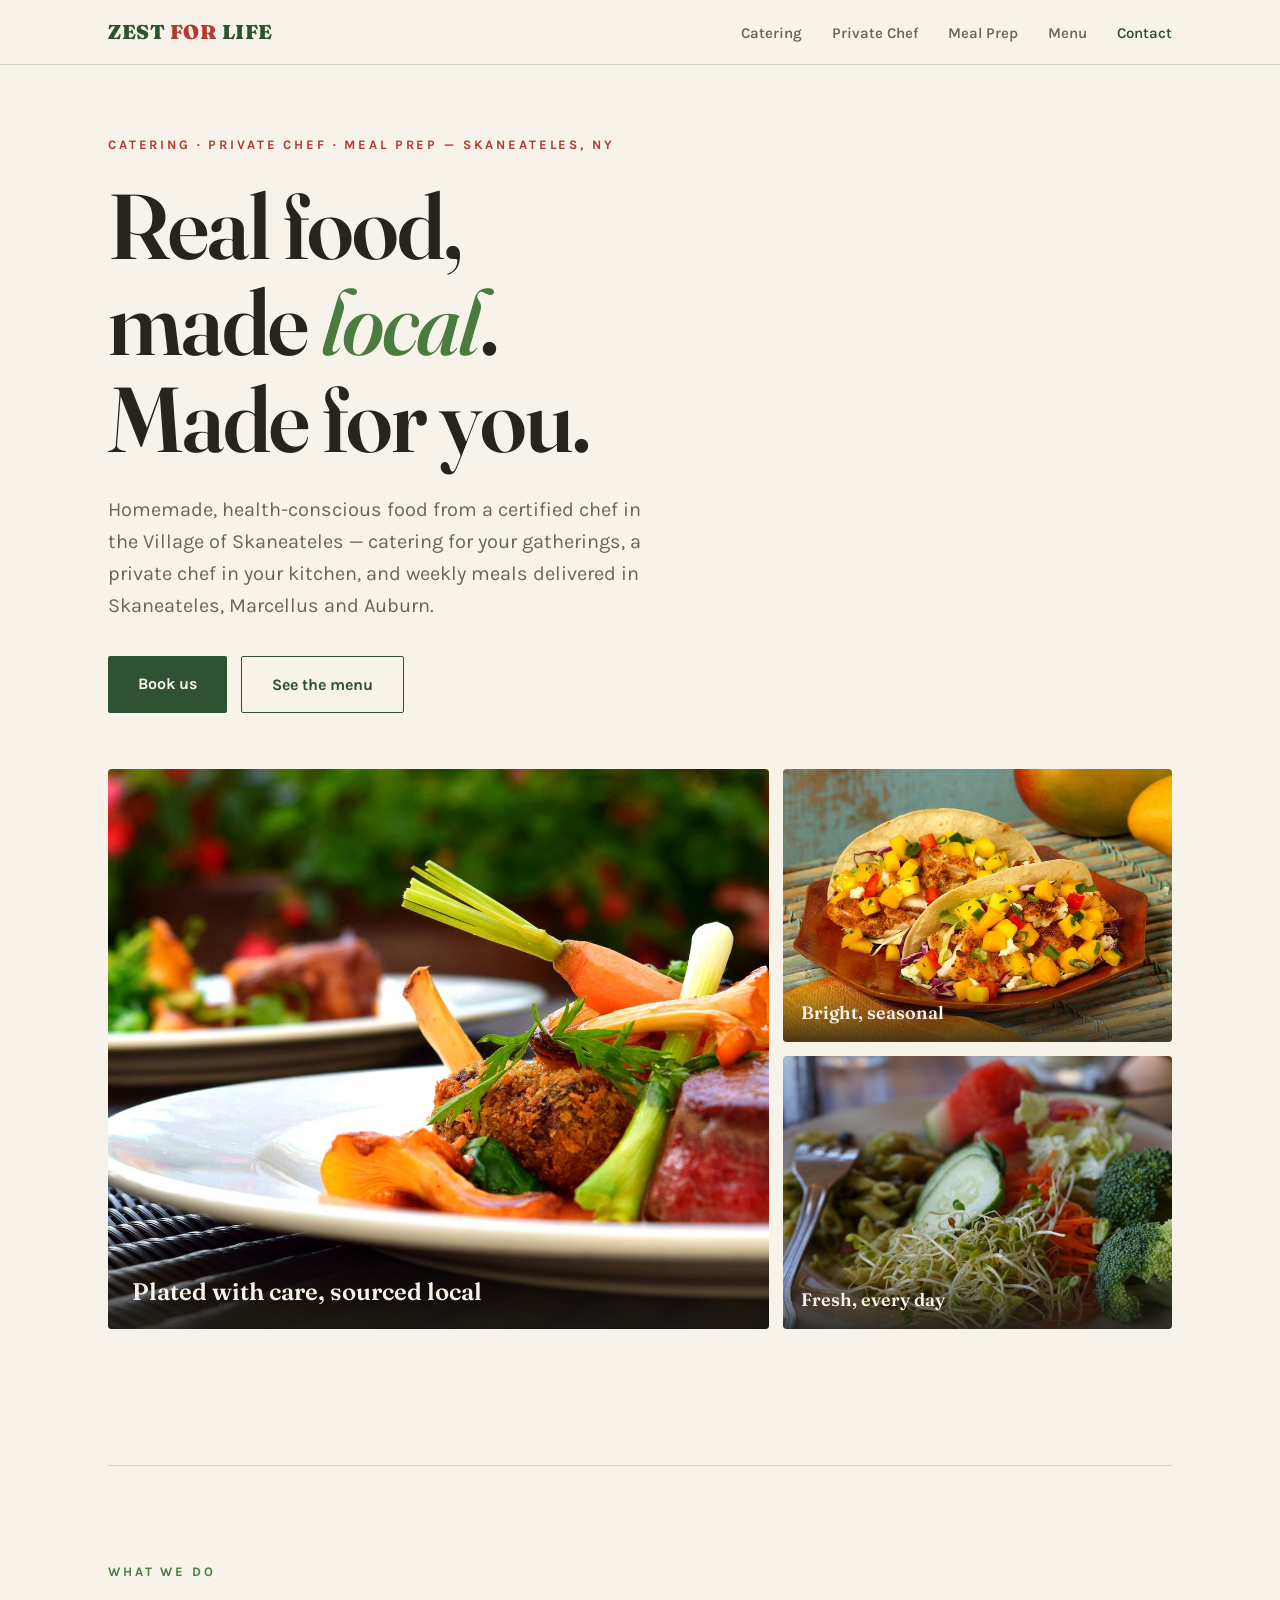
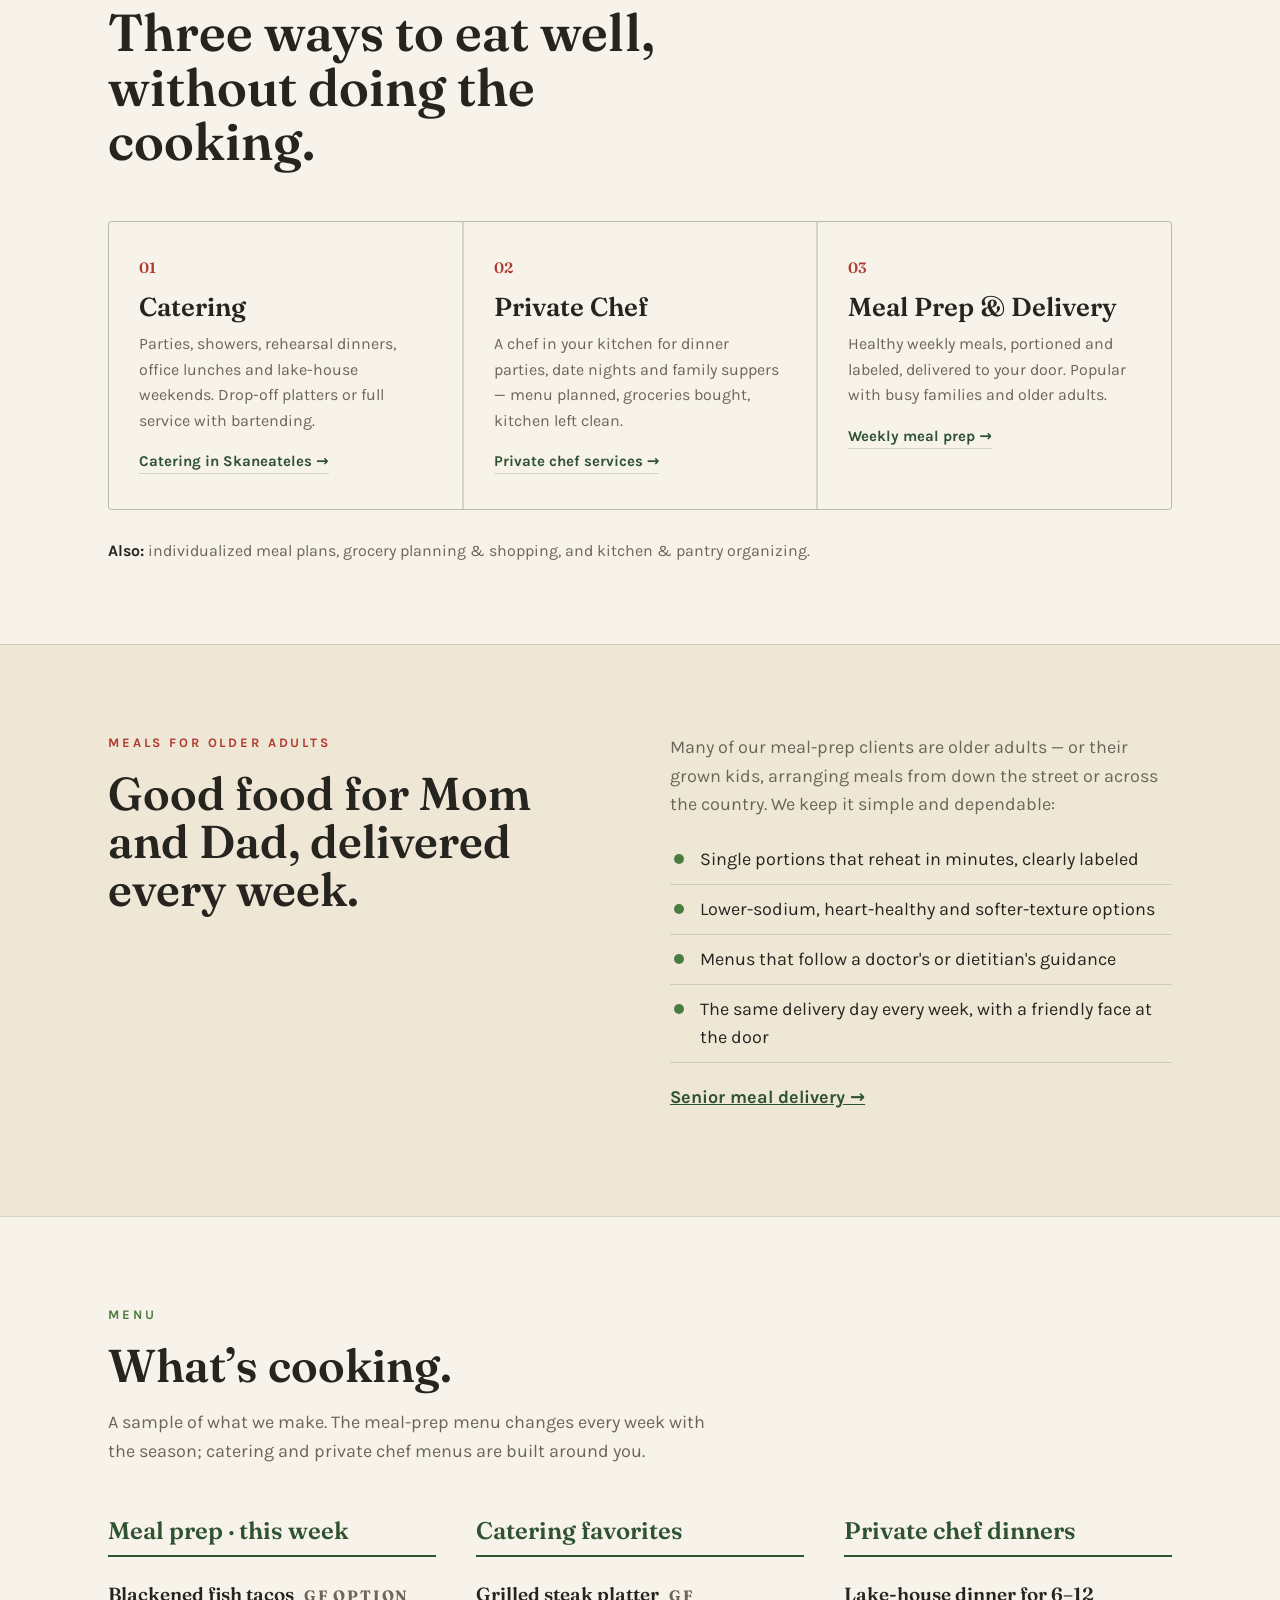
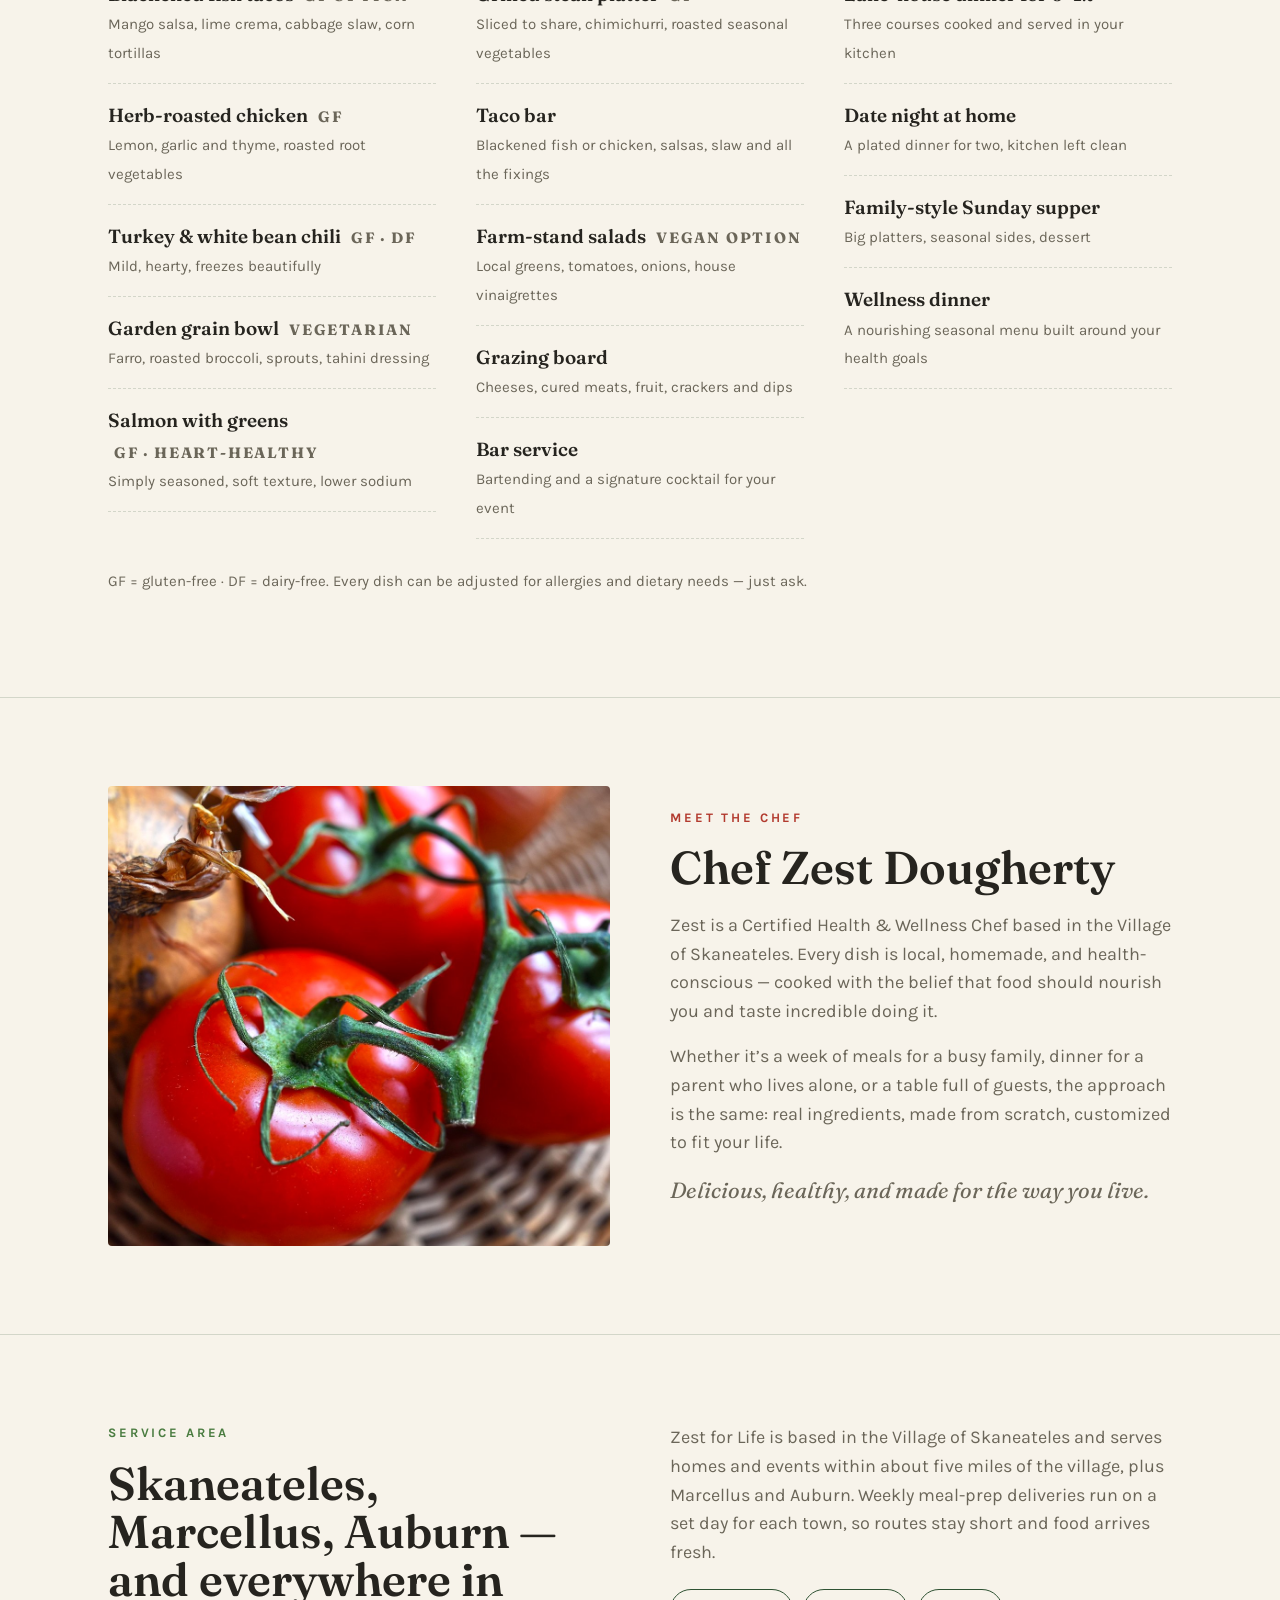
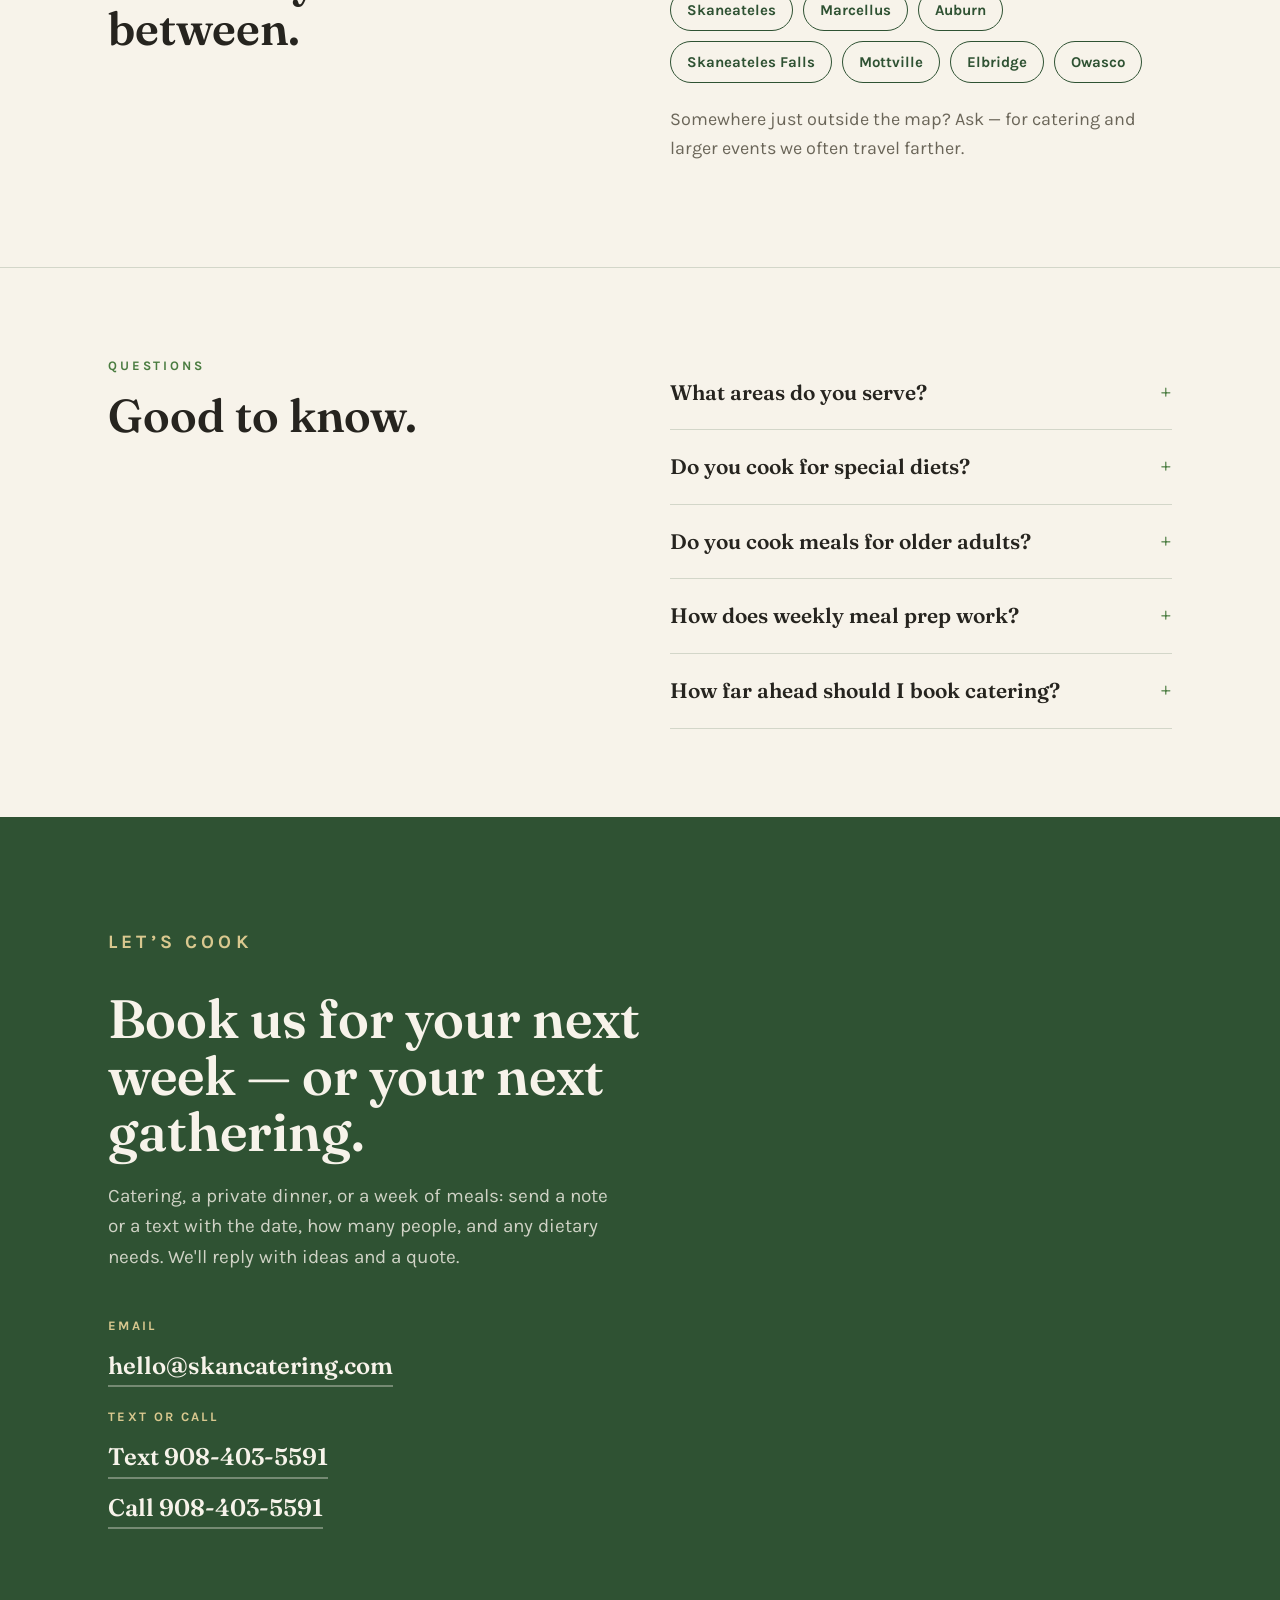
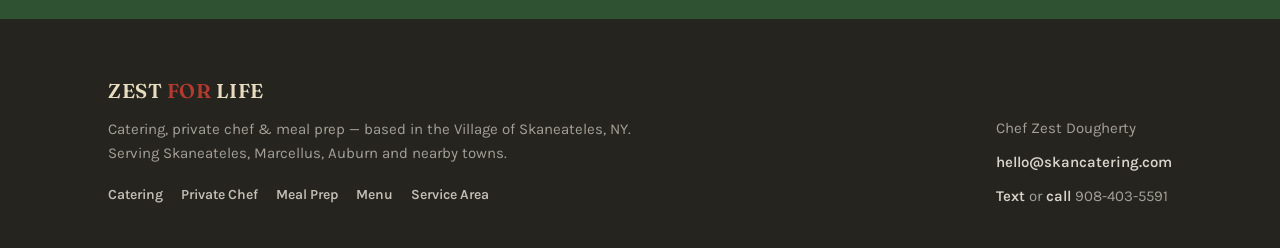
<file: index.html>
<!DOCTYPE html>
<html lang="en">
<head>
<meta charset="UTF-8">
<meta name="viewport" content="width=device-width, initial-scale=1.0">
<title>Catering, Private Chef & Meal Prep in Skaneateles, NY | Zest for Life</title>
<meta name="description" content="Zest for Life offers catering, private chef dinners and healthy weekly meal prep in Skaneateles, Marcellus and Auburn, NY, from Certified Health & Wellness Chef Zest Dougherty.">
<link rel="canonical" href="https://skancatering.com/">
<meta property="og:title" content="Catering, Private Chef & Meal Prep in Skaneateles, NY | Zest for Life">
<meta property="og:description" content="Zest for Life offers catering, private chef dinners and healthy weekly meal prep in Skaneateles, Marcellus and Auburn, NY, from Certified Health & Wellness Chef Zest Dougherty.">
<meta property="og:type" content="website">
<meta property="og:url" content="https://skancatering.com/">
<meta property="og:image" content="https://skancatering.com/hero.jpg">
<meta name="theme-color" content="#2f5233">
<link rel="preconnect" href="https://fonts.googleapis.com">
<link rel="preconnect" href="https://fonts.gstatic.com" crossorigin>
<link href="https://fonts.googleapis.com/css2?family=Fraunces:ital,opsz,wght@0,9..144,400;0,9..144,500;0,9..144,600;0,9..144,900;1,9..144,500&family=Karla:wght@400;500;600;700&display=swap" rel="stylesheet">
<link rel="stylesheet" href="/styles.css">
<script type="application/ld+json">{"@context": "https://schema.org", "@type": "LocalBusiness", "@id": "https://skancatering.com/#business", "name": "Zest for Life", "description": "Catering, private chef and meal prep service in Skaneateles, NY, run by Certified Health & Wellness Chef Zest Dougherty.", "url": "https://skancatering.com/", "image": "https://skancatering.com/hero.jpg", "telephone": "+19084035591", "email": "hello@skancatering.com", "address": {"@type": "PostalAddress", "addressLocality": "Skaneateles", "addressRegion": "NY", "postalCode": "13152", "addressCountry": "US"}, "areaServed": [{"@type": "City", "name": "Skaneateles, NY"}, {"@type": "City", "name": "Marcellus, NY"}, {"@type": "City", "name": "Auburn, NY"}, {"@type": "City", "name": "Skaneateles Falls, NY"}, {"@type": "City", "name": "Mottville, NY"}, {"@type": "City", "name": "Elbridge, NY"}, {"@type": "City", "name": "Owasco, NY"}, {"@type": "GeoCircle", "geoMidpoint": {"@type": "GeoCoordinates", "latitude": 42.947, "longitude": -76.4291}, "geoRadius": "8047"}], "founder": {"@type": "Person", "name": "Zest Dougherty", "jobTitle": "Certified Health & Wellness Chef"}, "makesOffer": [{"@type": "Offer", "itemOffered": {"@type": "Service", "name": "Catering", "url": "https://skancatering.com/catering"}}, {"@type": "Offer", "itemOffered": {"@type": "Service", "name": "Private chef", "url": "https://skancatering.com/private-chef"}}, {"@type": "Offer", "itemOffered": {"@type": "Service", "name": "Meal prep and weekly meal delivery", "url": "https://skancatering.com/meal-prep"}}]}</script>
<script type="application/ld+json">{"@context": "https://schema.org", "@type": "FAQPage", "mainEntity": [{"@type": "Question", "name": "What areas do you serve?", "acceptedAnswer": {"@type": "Answer", "text": "We're based in the Village of Skaneateles and serve Skaneateles, Skaneateles Falls, Mottville, Marcellus, Elbridge, Owasco and Auburn &mdash; roughly a five-mile radius of the village plus Marcellus and Auburn. For catering we can often travel farther."}}, {"@type": "Question", "name": "Do you cook for special diets?", "acceptedAnswer": {"@type": "Answer", "text": "Yes. Every plan is built around the people eating it: gluten-free, dairy-free, vegetarian, lower-sodium, heart-healthy, softer textures and smaller portions are all part of the everyday work. If a doctor or dietitian has given guidance, send it along and meals will follow it."}}, {"@type": "Question", "name": "Do you cook meals for older adults?", "acceptedAnswer": {"@type": "Answer", "text": "Yes &mdash; it's one of the things we do most. Families often set up weekly meals for a parent or grandparent: easy-to-reheat portions, clearly labeled, delivered on a regular day, with menus that respect any diet the doctor has recommended."}}, {"@type": "Question", "name": "How does weekly meal prep work?", "acceptedAnswer": {"@type": "Answer", "text": "Choose from the weekly menu (or ask for a custom plan), place your order by the cutoff, and meals are delivered on your town's delivery day, portioned and labeled with reheating instructions."}}, {"@type": "Question", "name": "How far ahead should I book catering?", "acceptedAnswer": {"@type": "Answer", "text": "Two to four weeks is ideal for parties and gatherings, and longer for large events or summer weekends on the lake. Last-minute? Text anyway &mdash; if there's room on the calendar we'll make it work."}}]}</script>
</head>
<body>
<a class="skip" href="#main">Skip to content</a>
<header>
  <div class="bar">
    <a href="/" class="brand" style="text-decoration:none">Zest <span>for</span> Life</a>
    <nav aria-label="Main">
      <a href="/catering">Catering</a>
      <a href="/private-chef">Private Chef</a>
      <a href="/meal-prep">Meal Prep</a>
      <a href="/#menu">Menu</a>
      <a href="#contact" class="nav-cta">Contact</a>
    </nav>
  </div>
</header>

<main id="main" class="wrap">
  <section class="hero">
    <h1 class="eyebrow">Catering &middot; Private Chef &middot; Meal Prep &mdash; Skaneateles, NY</h1>
    <p class="display">Real food,<br>made <em>local</em>.<br>Made for you.</p>
    <p class="lede">Homemade, health-conscious food from a certified chef in the Village of Skaneateles &mdash; catering for your gatherings, a private chef in your kitchen, and weekly meals delivered in Skaneateles, Marcellus and Auburn.</p>
    <div class="hero-actions">
      <a href="#contact" class="btn btn-solid">Book us</a>
      <a href="#menu" class="btn btn-ghost">See the menu</a>
    </div>
    <div class="platter">
      <figure class="big">
        <img src="/hero.jpg" alt="Plated steak with roasted vegetables from a Zest for Life catered dinner in Skaneateles" width="1500" height="1000">
        <figcaption>Plated with care, sourced local</figcaption>
      </figure>
      <figure class="sm">
        <img src="/tacos.jpg" alt="Blackened fish tacos with mango salsa" width="1500" height="1125" loading="lazy">
        <figcaption>Bright, seasonal</figcaption>
      </figure>
      <figure class="sm">
        <img src="/salad.jpg" alt="Fresh vegetable plate with sprouts and broccoli" width="1500" height="842" loading="lazy">
        <figcaption>Fresh, every day</figcaption>
      </figure>
    </div>
  </section>

  <section class="services" id="services">
    <div class="sec-head">
      <p class="eyebrow">What we do</p>
      <h2>Three ways to eat well, without doing the cooking.</h2>
    </div>
    <div class="grid">
      <div class="card primary"><div class="no">01</div><h3>Catering</h3><p>Parties, showers, rehearsal dinners, office lunches and lake-house weekends. Drop-off platters or full service with bartending.</p><a class="more" href="/catering">Catering in Skaneateles &rarr;</a></div>
      <div class="card primary"><div class="no">02</div><h3>Private Chef</h3><p>A chef in your kitchen for dinner parties, date nights and family suppers &mdash; menu planned, groceries bought, kitchen left clean.</p><a class="more" href="/private-chef">Private chef services &rarr;</a></div>
      <div class="card primary"><div class="no">03</div><h3>Meal Prep &amp; Delivery</h3><p>Healthy weekly meals, portioned and labeled, delivered to your door. Popular with busy families and older adults.</p><a class="more" href="/meal-prep">Weekly meal prep &rarr;</a></div>
    </div>
    <p class="extras"><strong>Also:</strong> individualized meal plans, grocery planning &amp; shopping, and kitchen &amp; pantry organizing.</p>
  </section>
</main>

<section class="band care">
  <div class="wrap two">
    <div>
      <p class="eyebrow" style="color:var(--tomato)">Meals for older adults</p>
      <h2>Good food for Mom and Dad, delivered every week.</h2>
    </div>
    <div>
      <p>Many of our meal-prep clients are older adults &mdash; or their grown kids, arranging meals from down the street or across the country. We keep it simple and dependable:</p>
      <ul class="ticks">
        <li>Single portions that reheat in minutes, clearly labeled</li>
        <li>Lower-sodium, heart-healthy and softer-texture options</li>
        <li>Menus that follow a doctor's or dietitian's guidance</li>
        <li>The same delivery day every week, with a friendly face at the door</li>
      </ul>
      <p style="margin-top:20px"><a href="/meal-prep#seniors" style="color:var(--herb);font-weight:700">Senior meal delivery &rarr;</a></p>
    </div>
  </div>
</section>

<section class="band" id="menu">
  <div class="wrap">
    <div class="sec-head">
      <p class="eyebrow" style="color:var(--herb-bright)">Menu</p>
      <h2>What&rsquo;s cooking.</h2>
      <p style="color:var(--muted);margin-top:14px">A sample of what we make. The meal-prep menu changes every week with the season; catering and private chef menus are built around you.</p>
    </div>
    <div class="menu-grid"><div class="menu-col"><h3>Meal prep &middot; this week</h3><div class="dish"><b>Blackened fish tacos <span class=tags>GF option</span></b><span>Mango salsa, lime crema, cabbage slaw, corn tortillas</span></div><div class="dish"><b>Herb-roasted chicken <span class=tags>GF</span></b><span>Lemon, garlic and thyme, roasted root vegetables</span></div><div class="dish"><b>Turkey &amp; white bean chili <span class=tags>GF &middot; DF</span></b><span>Mild, hearty, freezes beautifully</span></div><div class="dish"><b>Garden grain bowl <span class=tags>Vegetarian</span></b><span>Farro, roasted broccoli, sprouts, tahini dressing</span></div><div class="dish"><b>Salmon with greens <span class=tags>GF &middot; Heart-healthy</span></b><span>Simply seasoned, soft texture, lower sodium</span></div></div><div class="menu-col"><h3>Catering favorites</h3><div class="dish"><b>Grilled steak platter <span class=tags>GF</span></b><span>Sliced to share, chimichurri, roasted seasonal vegetables</span></div><div class="dish"><b>Taco bar</b><span>Blackened fish or chicken, salsas, slaw and all the fixings</span></div><div class="dish"><b>Farm-stand salads <span class=tags>Vegan option</span></b><span>Local greens, tomatoes, onions, house vinaigrettes</span></div><div class="dish"><b>Grazing board</b><span>Cheeses, cured meats, fruit, crackers and dips</span></div><div class="dish"><b>Bar service</b><span>Bartending and a signature cocktail for your event</span></div></div><div class="menu-col"><h3>Private chef dinners</h3><div class="dish"><b>Lake-house dinner for 6&ndash;12</b><span>Three courses cooked and served in your kitchen</span></div><div class="dish"><b>Date night at home</b><span>A plated dinner for two, kitchen left clean</span></div><div class="dish"><b>Family-style Sunday supper</b><span>Big platters, seasonal sides, dessert</span></div><div class="dish"><b>Wellness dinner</b><span>A nourishing seasonal menu built around your health goals</span></div></div></div>
    <p class="menu-note">GF = gluten-free &middot; DF = dairy-free. Every dish can be adjusted for allergies and dietary needs &mdash; just ask.</p>
  </div>
</section>

<section class="band" id="about">
  <div class="wrap two" style="align-items:center">
    <div class="about-img"><img src="/tom.jpg" alt="Fresh vine-ripened tomatoes and onions" width="1500" height="1001" loading="lazy"></div>
    <div>
      <p class="eyebrow" style="color:var(--tomato)">Meet the chef</p>
      <h2>Chef Zest Dougherty</h2>
      <p>Zest is a Certified Health &amp; Wellness Chef based in the Village of Skaneateles. Every dish is local, homemade, and health-conscious &mdash; cooked with the belief that food should nourish you and taste incredible doing it.</p>
      <p>Whether it&rsquo;s a week of meals for a busy family, dinner for a parent who lives alone, or a table full of guests, the approach is the same: real ingredients, made from scratch, customized to fit your life.</p>
      <p class="signoff">Delicious, healthy, and made for the way you live.</p>
    </div>
  </div>
</section>

<section class="band" id="area">
  <div class="wrap two">
    <div>
      <p class="eyebrow" style="color:var(--herb-bright)">Service area</p>
      <h2>Skaneateles, Marcellus, Auburn &mdash; and everywhere in between.</h2>
    </div>
    <div>
      <p>Zest for Life is based in the Village of Skaneateles and serves homes and events within about five miles of the village, plus Marcellus and Auburn. Weekly meal-prep deliveries run on a set day for each town, so routes stay short and food arrives fresh.</p>
      <div class="area-list"><span>Skaneateles</span><span>Marcellus</span><span>Auburn</span><span>Skaneateles Falls</span><span>Mottville</span><span>Elbridge</span><span>Owasco</span></div>
      <p style="margin-top:22px">Somewhere just outside the map? Ask &mdash; for catering and larger events we often travel farther.</p>
    </div>
  </div>
</section>


<section class="band faq" id="faq">
  <div class="wrap two">
    <div>
      <p class="eyebrow" style="color:var(--herb-bright)">Questions</p>
      <h2>Good to know.</h2>
    </div>
    <div><details><summary>What areas do you serve?</summary><p>We're based in the Village of Skaneateles and serve Skaneateles, Skaneateles Falls, Mottville, Marcellus, Elbridge, Owasco and Auburn &mdash; roughly a five-mile radius of the village plus Marcellus and Auburn. For catering we can often travel farther.</p></details><details><summary>Do you cook for special diets?</summary><p>Yes. Every plan is built around the people eating it: gluten-free, dairy-free, vegetarian, lower-sodium, heart-healthy, softer textures and smaller portions are all part of the everyday work. If a doctor or dietitian has given guidance, send it along and meals will follow it.</p></details><details><summary>Do you cook meals for older adults?</summary><p>Yes &mdash; it's one of the things we do most. Families often set up weekly meals for a parent or grandparent: easy-to-reheat portions, clearly labeled, delivered on a regular day, with menus that respect any diet the doctor has recommended.</p></details><details><summary>How does weekly meal prep work?</summary><p>Choose from the weekly menu (or ask for a custom plan), place your order by the cutoff, and meals are delivered on your town's delivery day, portioned and labeled with reheating instructions.</p></details><details><summary>How far ahead should I book catering?</summary><p>Two to four weeks is ideal for parties and gatherings, and longer for large events or summer weekends on the lake. Last-minute? Text anyway &mdash; if there's room on the calendar we'll make it work.</p></details></div>
  </div>
</section>


<section class="book" id="contact">
  <div class="wrap">
    <p class="eyebrow">Let&rsquo;s cook</p>
    <h2>Book us for your next week &mdash; or your next gathering.</h2>
    <p>Catering, a private dinner, or a week of meals: send a note or a text with the date, how many people, and any dietary needs. We'll reply with ideas and a quote.</p>
    <div class="contact-lines">
      <small>Email</small>
      <a href="mailto:hello@skancatering.com?subject=Zest%20for%20Life%20inquiry">hello@skancatering.com</a>
      <small>Text or call</small>
      <a href="sms:+19084035591">Text 908-403-5591</a>
      <a href="tel:+19084035591">Call 908-403-5591</a>
    </div>
  </div>
</section>


<footer>
  <div class="wrap foot">
    <div>
      <a href="/" class="brand" style="text-decoration:none">Zest <span>for</span> Life</a>
      <p>Catering, private chef &amp; meal prep &mdash; based in the Village of Skaneateles, NY.<br>Serving Skaneateles, Marcellus, Auburn and nearby towns.</p>
      <nav aria-label="Footer" style="margin-top:14px">
        <a href="/catering">Catering</a><a href="/private-chef">Private Chef</a><a href="/meal-prep">Meal Prep</a><a href="/#menu">Menu</a><a href="/#area">Service Area</a>
      </nav>
    </div>
    <div>
      <p>Chef Zest Dougherty</p>
      <p><a href="mailto:hello@skancatering.com">hello@skancatering.com</a></p>
      <p><a href="sms:+19084035591">Text</a> or <a href="tel:+19084035591">call</a> 908-403-5591</p>
    </div>
  </div>
</footer>
</body>
</html>
</file>
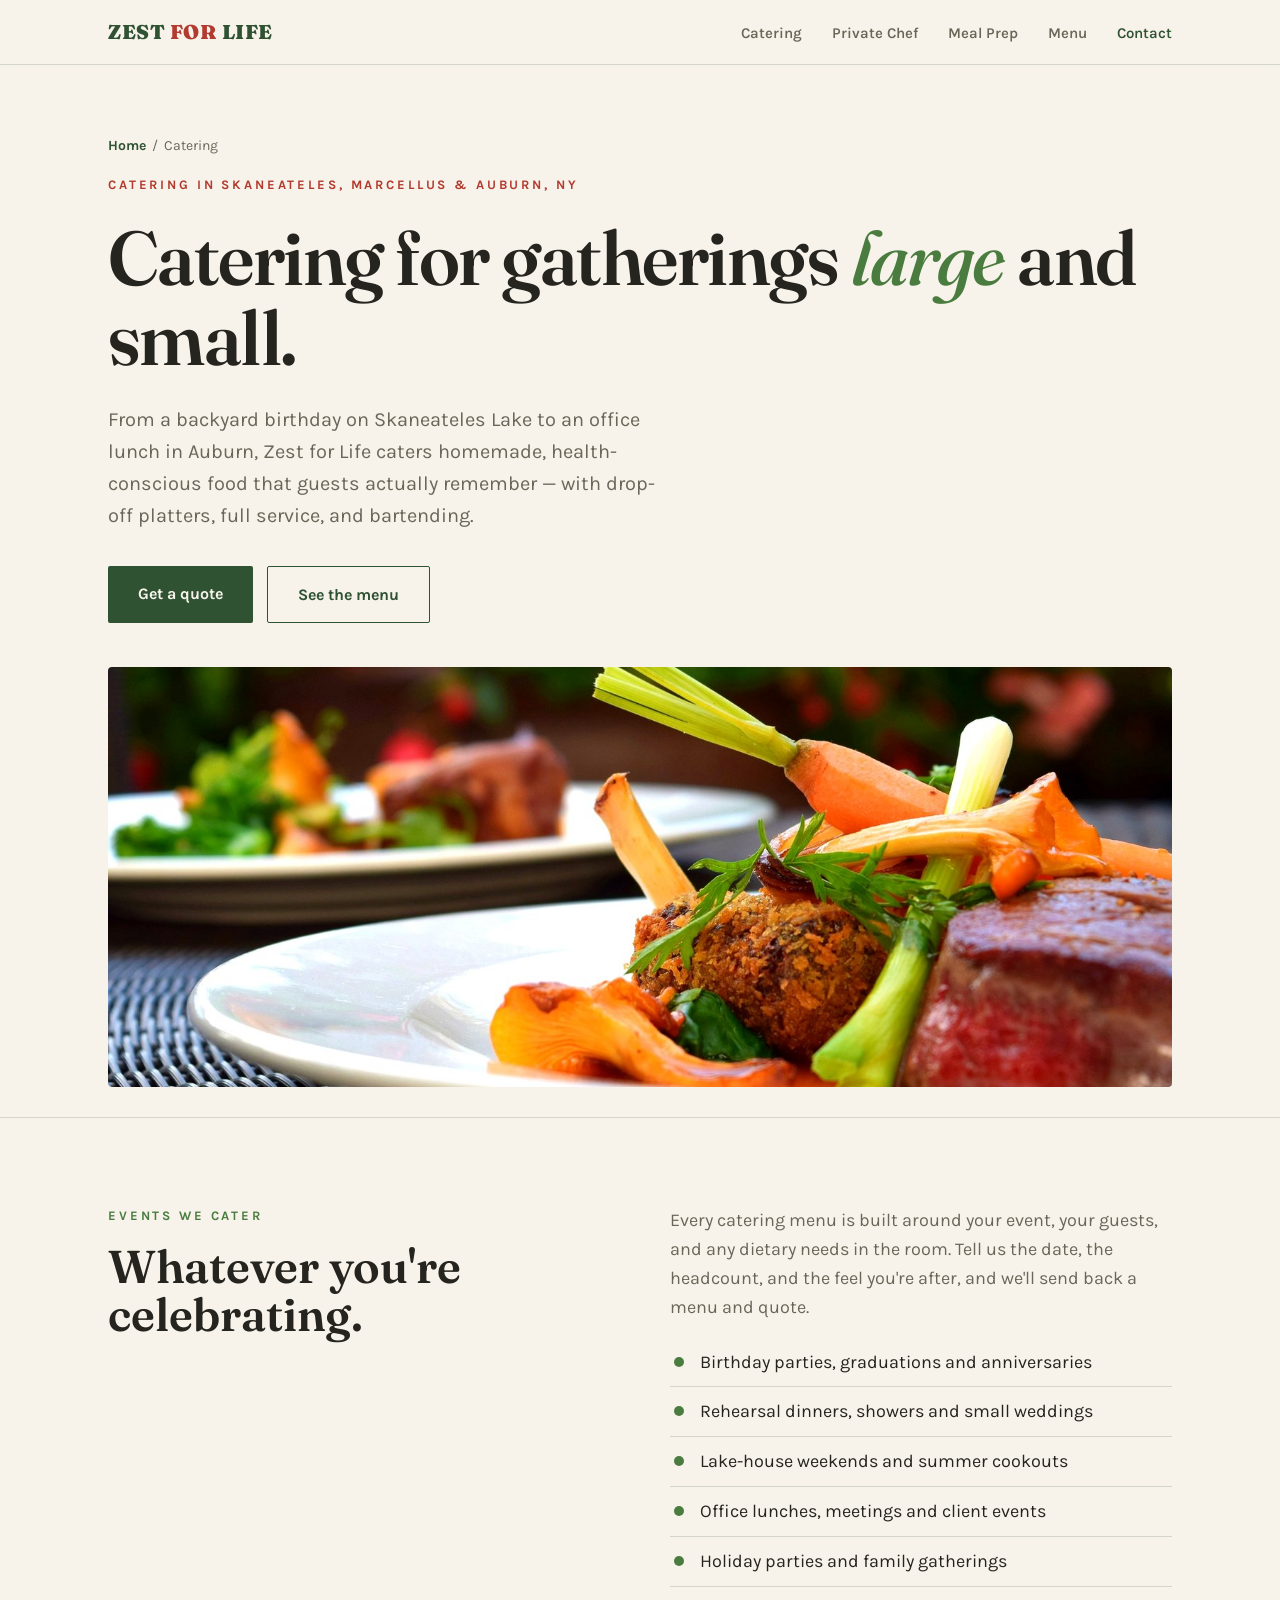
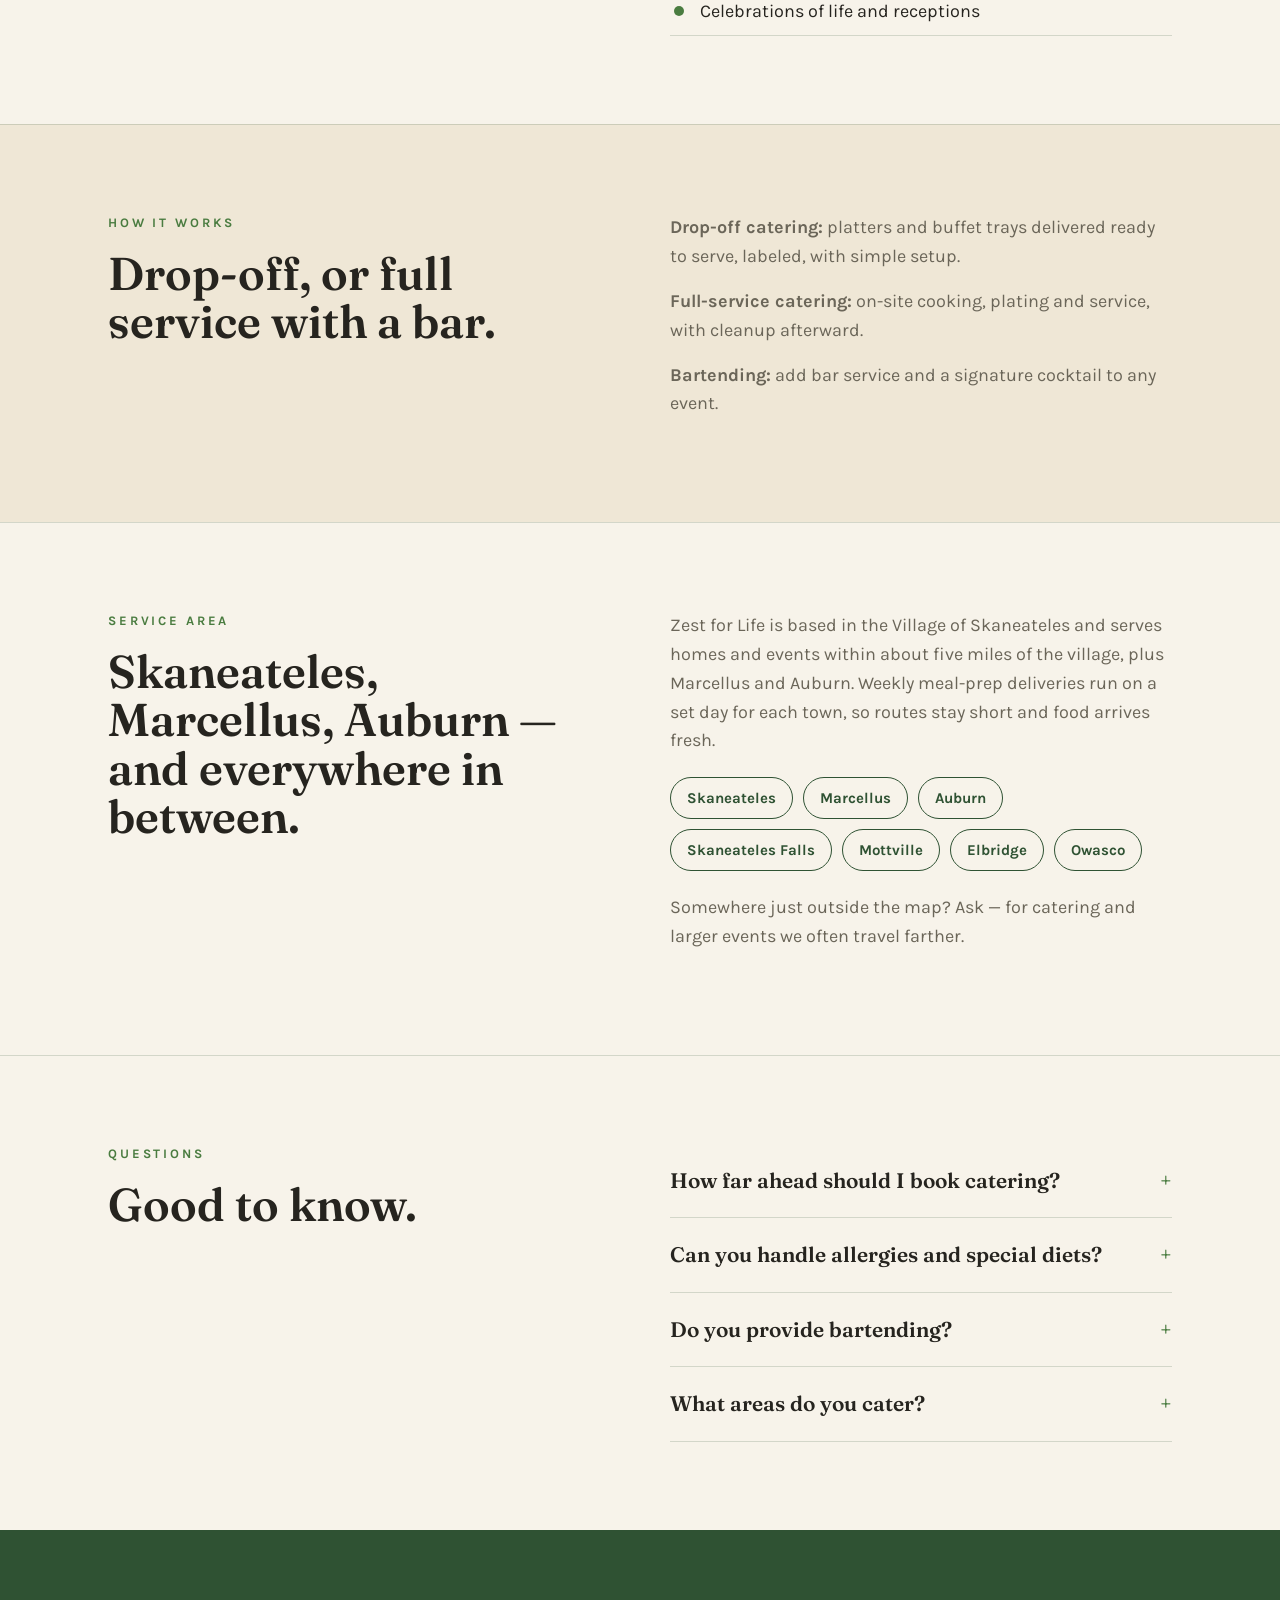
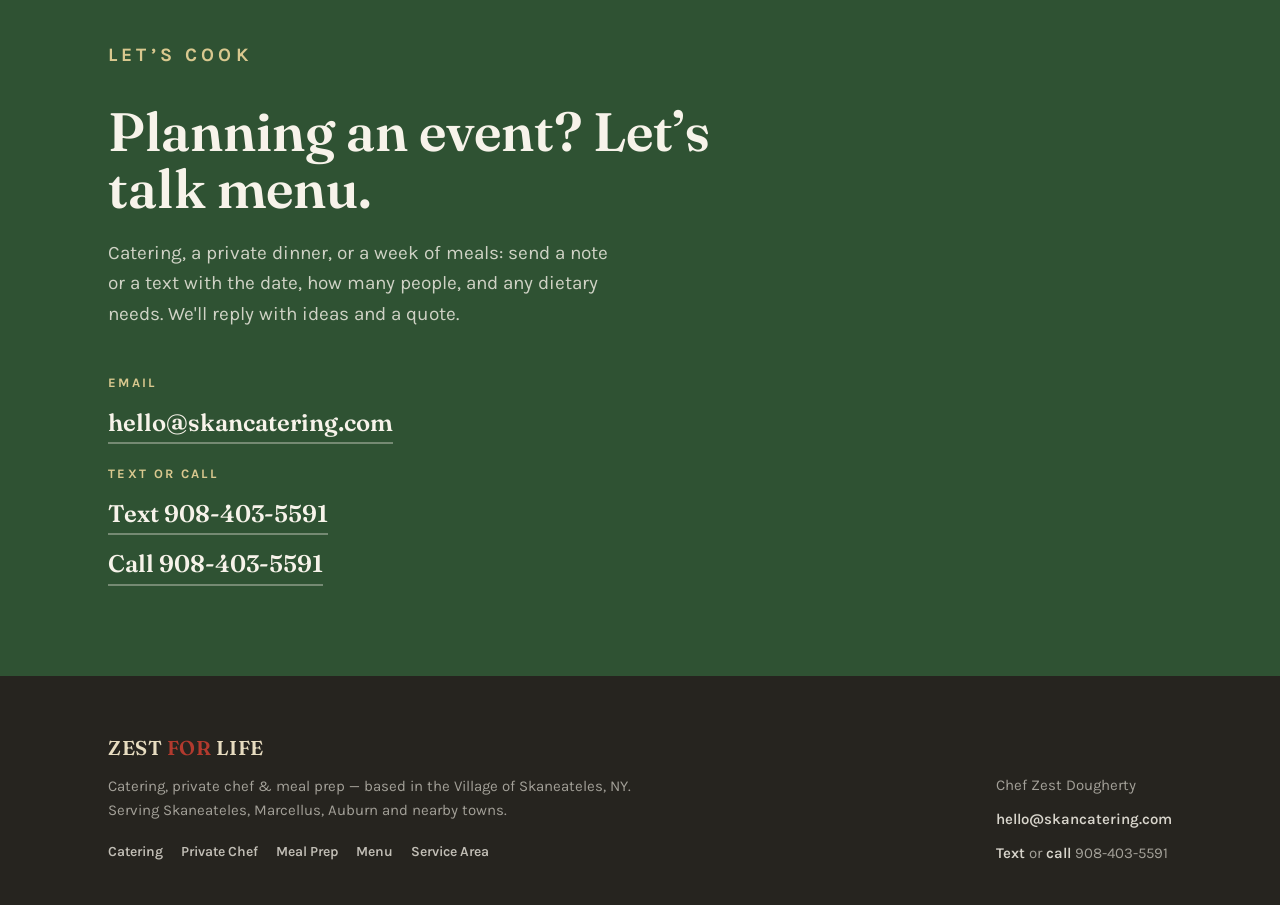
<file: catering.html>
<!DOCTYPE html>
<html lang="en">
<head>
<meta charset="UTF-8">
<meta name="viewport" content="width=device-width, initial-scale=1.0">
<title>Catering in Skaneateles, NY — Parties, Events & Bartending | Zest for Life</title>
<meta name="description" content="Local catering in Skaneateles, Marcellus and Auburn, NY: parties, rehearsal dinners, showers, office lunches and lake-house events, with drop-off or full service and bartending.">
<link rel="canonical" href="https://skancatering.com/catering">
<meta property="og:title" content="Catering in Skaneateles, NY — Parties, Events & Bartending | Zest for Life">
<meta property="og:description" content="Local catering in Skaneateles, Marcellus and Auburn, NY: parties, rehearsal dinners, showers, office lunches and lake-house events, with drop-off or full service and bartending.">
<meta property="og:type" content="website">
<meta property="og:url" content="https://skancatering.com/catering">
<meta property="og:image" content="https://skancatering.com/hero.jpg">
<meta name="theme-color" content="#2f5233">
<link rel="preconnect" href="https://fonts.googleapis.com">
<link rel="preconnect" href="https://fonts.gstatic.com" crossorigin>
<link href="https://fonts.googleapis.com/css2?family=Fraunces:ital,opsz,wght@0,9..144,400;0,9..144,500;0,9..144,600;0,9..144,900;1,9..144,500&family=Karla:wght@400;500;600;700&display=swap" rel="stylesheet">
<link rel="stylesheet" href="/styles.css">
<script type="application/ld+json">{"@context": "https://schema.org", "@type": "LocalBusiness", "@id": "https://skancatering.com/#business", "name": "Zest for Life", "description": "Catering, private chef and meal prep service in Skaneateles, NY, run by Certified Health & Wellness Chef Zest Dougherty.", "url": "https://skancatering.com/", "image": "https://skancatering.com/hero.jpg", "telephone": "+19084035591", "email": "hello@skancatering.com", "address": {"@type": "PostalAddress", "addressLocality": "Skaneateles", "addressRegion": "NY", "postalCode": "13152", "addressCountry": "US"}, "areaServed": [{"@type": "City", "name": "Skaneateles, NY"}, {"@type": "City", "name": "Marcellus, NY"}, {"@type": "City", "name": "Auburn, NY"}, {"@type": "City", "name": "Skaneateles Falls, NY"}, {"@type": "City", "name": "Mottville, NY"}, {"@type": "City", "name": "Elbridge, NY"}, {"@type": "City", "name": "Owasco, NY"}, {"@type": "GeoCircle", "geoMidpoint": {"@type": "GeoCoordinates", "latitude": 42.947, "longitude": -76.4291}, "geoRadius": "8047"}], "founder": {"@type": "Person", "name": "Zest Dougherty", "jobTitle": "Certified Health & Wellness Chef"}, "makesOffer": [{"@type": "Offer", "itemOffered": {"@type": "Service", "name": "Catering", "url": "https://skancatering.com/catering"}}, {"@type": "Offer", "itemOffered": {"@type": "Service", "name": "Private chef", "url": "https://skancatering.com/private-chef"}}, {"@type": "Offer", "itemOffered": {"@type": "Service", "name": "Meal prep and weekly meal delivery", "url": "https://skancatering.com/meal-prep"}}]}</script>
<script type="application/ld+json">{"@context": "https://schema.org", "@type": "Service", "name": "Catering", "serviceType": "Catering", "url": "https://skancatering.com/catering", "provider": {"@id": "https://skancatering.com/#business"}, "areaServed": ["Skaneateles, NY", "Marcellus, NY", "Auburn, NY", "Skaneateles Falls, NY", "Mottville, NY", "Elbridge, NY", "Owasco, NY"]}</script>
<script type="application/ld+json">{"@context": "https://schema.org", "@type": "BreadcrumbList", "itemListElement": [{"@type": "ListItem", "position": 1, "name": "Home", "item": "https://skancatering.com/"}, {"@type": "ListItem", "position": 2, "name": "Catering", "item": "https://skancatering.com/catering"}]}</script>
<script type="application/ld+json">{"@context": "https://schema.org", "@type": "FAQPage", "mainEntity": [{"@type": "Question", "name": "How far ahead should I book catering?", "acceptedAnswer": {"@type": "Answer", "text": "Two to four weeks is ideal, and longer for large events or summer weekends. Last-minute? Text anyway &mdash; if the calendar has room we'll make it work."}}, {"@type": "Question", "name": "Can you handle allergies and special diets?", "acceptedAnswer": {"@type": "Answer", "text": "Yes. Gluten-free, dairy-free, vegetarian, vegan and allergy-aware dishes are planned into the menu from the start, and labeled at the event."}}, {"@type": "Question", "name": "Do you provide bartending?", "acceptedAnswer": {"@type": "Answer", "text": "Yes &mdash; bar service and a signature cocktail can be added to any catered event."}}, {"@type": "Question", "name": "What areas do you cater?", "acceptedAnswer": {"@type": "Answer", "text": "Skaneateles and towns within about five miles, plus Marcellus and Auburn. For larger events we often travel farther &mdash; just ask."}}]}</script>
</head>
<body>
<a class="skip" href="#main">Skip to content</a>
<header>
  <div class="bar">
    <a href="/" class="brand" style="text-decoration:none">Zest <span>for</span> Life</a>
    <nav aria-label="Main">
      <a href="/catering">Catering</a>
      <a href="/private-chef">Private Chef</a>
      <a href="/meal-prep">Meal Prep</a>
      <a href="/#menu">Menu</a>
      <a href="#contact" class="nav-cta">Contact</a>
    </nav>
  </div>
</header>

<main id="main">
  <section class="wrap page-hero">
    <p class="crumbs"><a href="/">Home</a> &nbsp;/&nbsp; Catering</p>
    <h1 class="eyebrow">Catering in Skaneateles, Marcellus &amp; Auburn, NY</h1>
    <p class="display">Catering for gatherings <em>large</em> and small.</p>
    <p class="lede">From a backyard birthday on Skaneateles Lake to an office lunch in Auburn, Zest for Life caters homemade, health-conscious food that guests actually remember &mdash; with drop-off platters, full service, and bartending.</p>
    <div class="hero-actions">
      <a href="#contact" class="btn btn-solid">Get a quote</a>
      <a href="/#menu" class="btn btn-ghost">See the menu</a>
    </div>
    <div class="page-img"><img src="/hero.jpg" alt="Catered steak dinner with roasted vegetables in Skaneateles, NY" loading="lazy"></div>
  </section>

<section class="band ">
  <div class="wrap two">
    <div><p class="eyebrow" style="color:var(--herb-bright)">Events we cater</p><h2>Whatever you're celebrating.</h2></div>
    <div><p>Every catering menu is built around your event, your guests, and any dietary needs in the room. Tell us the date, the headcount, and the feel you're after, and we'll send back a menu and quote.</p><ul class='ticks'><li>Birthday parties, graduations and anniversaries</li><li>Rehearsal dinners, showers and small weddings</li><li>Lake-house weekends and summer cookouts</li><li>Office lunches, meetings and client events</li><li>Holiday parties and family gatherings</li><li>Celebrations of life and receptions</li></ul></div>
  </div>
</section>
<section class="band care">
  <div class="wrap two">
    <div><p class="eyebrow" style="color:var(--herb-bright)">How it works</p><h2>Drop-off, or full service with a bar.</h2></div>
    <div><p><b>Drop-off catering:</b> platters and buffet trays delivered ready to serve, labeled, with simple setup.</p><p><b>Full-service catering:</b> on-site cooking, plating and service, with cleanup afterward.</p><p><b>Bartending:</b> add bar service and a signature cocktail to any event.</p></div>
  </div>
</section>
</main>

<section class="band" id="area">
  <div class="wrap two">
    <div>
      <p class="eyebrow" style="color:var(--herb-bright)">Service area</p>
      <h2>Skaneateles, Marcellus, Auburn &mdash; and everywhere in between.</h2>
    </div>
    <div>
      <p>Zest for Life is based in the Village of Skaneateles and serves homes and events within about five miles of the village, plus Marcellus and Auburn. Weekly meal-prep deliveries run on a set day for each town, so routes stay short and food arrives fresh.</p>
      <div class="area-list"><span>Skaneateles</span><span>Marcellus</span><span>Auburn</span><span>Skaneateles Falls</span><span>Mottville</span><span>Elbridge</span><span>Owasco</span></div>
      <p style="margin-top:22px">Somewhere just outside the map? Ask &mdash; for catering and larger events we often travel farther.</p>
    </div>
  </div>
</section>


<section class="band faq" id="faq">
  <div class="wrap two">
    <div>
      <p class="eyebrow" style="color:var(--herb-bright)">Questions</p>
      <h2>Good to know.</h2>
    </div>
    <div><details><summary>How far ahead should I book catering?</summary><p>Two to four weeks is ideal, and longer for large events or summer weekends. Last-minute? Text anyway &mdash; if the calendar has room we'll make it work.</p></details><details><summary>Can you handle allergies and special diets?</summary><p>Yes. Gluten-free, dairy-free, vegetarian, vegan and allergy-aware dishes are planned into the menu from the start, and labeled at the event.</p></details><details><summary>Do you provide bartending?</summary><p>Yes &mdash; bar service and a signature cocktail can be added to any catered event.</p></details><details><summary>What areas do you cater?</summary><p>Skaneateles and towns within about five miles, plus Marcellus and Auburn. For larger events we often travel farther &mdash; just ask.</p></details></div>
  </div>
</section>


<section class="book" id="contact">
  <div class="wrap">
    <p class="eyebrow">Let&rsquo;s cook</p>
    <h2>Planning an event? Let&rsquo;s talk menu.</h2>
    <p>Catering, a private dinner, or a week of meals: send a note or a text with the date, how many people, and any dietary needs. We'll reply with ideas and a quote.</p>
    <div class="contact-lines">
      <small>Email</small>
      <a href="mailto:hello@skancatering.com?subject=Zest%20for%20Life%20inquiry">hello@skancatering.com</a>
      <small>Text or call</small>
      <a href="sms:+19084035591">Text 908-403-5591</a>
      <a href="tel:+19084035591">Call 908-403-5591</a>
    </div>
  </div>
</section>


<footer>
  <div class="wrap foot">
    <div>
      <a href="/" class="brand" style="text-decoration:none">Zest <span>for</span> Life</a>
      <p>Catering, private chef &amp; meal prep &mdash; based in the Village of Skaneateles, NY.<br>Serving Skaneateles, Marcellus, Auburn and nearby towns.</p>
      <nav aria-label="Footer" style="margin-top:14px">
        <a href="/catering">Catering</a><a href="/private-chef">Private Chef</a><a href="/meal-prep">Meal Prep</a><a href="/#menu">Menu</a><a href="/#area">Service Area</a>
      </nav>
    </div>
    <div>
      <p>Chef Zest Dougherty</p>
      <p><a href="mailto:hello@skancatering.com">hello@skancatering.com</a></p>
      <p><a href="sms:+19084035591">Text</a> or <a href="tel:+19084035591">call</a> 908-403-5591</p>
    </div>
  </div>
</footer>
</body>
</html>
</file>
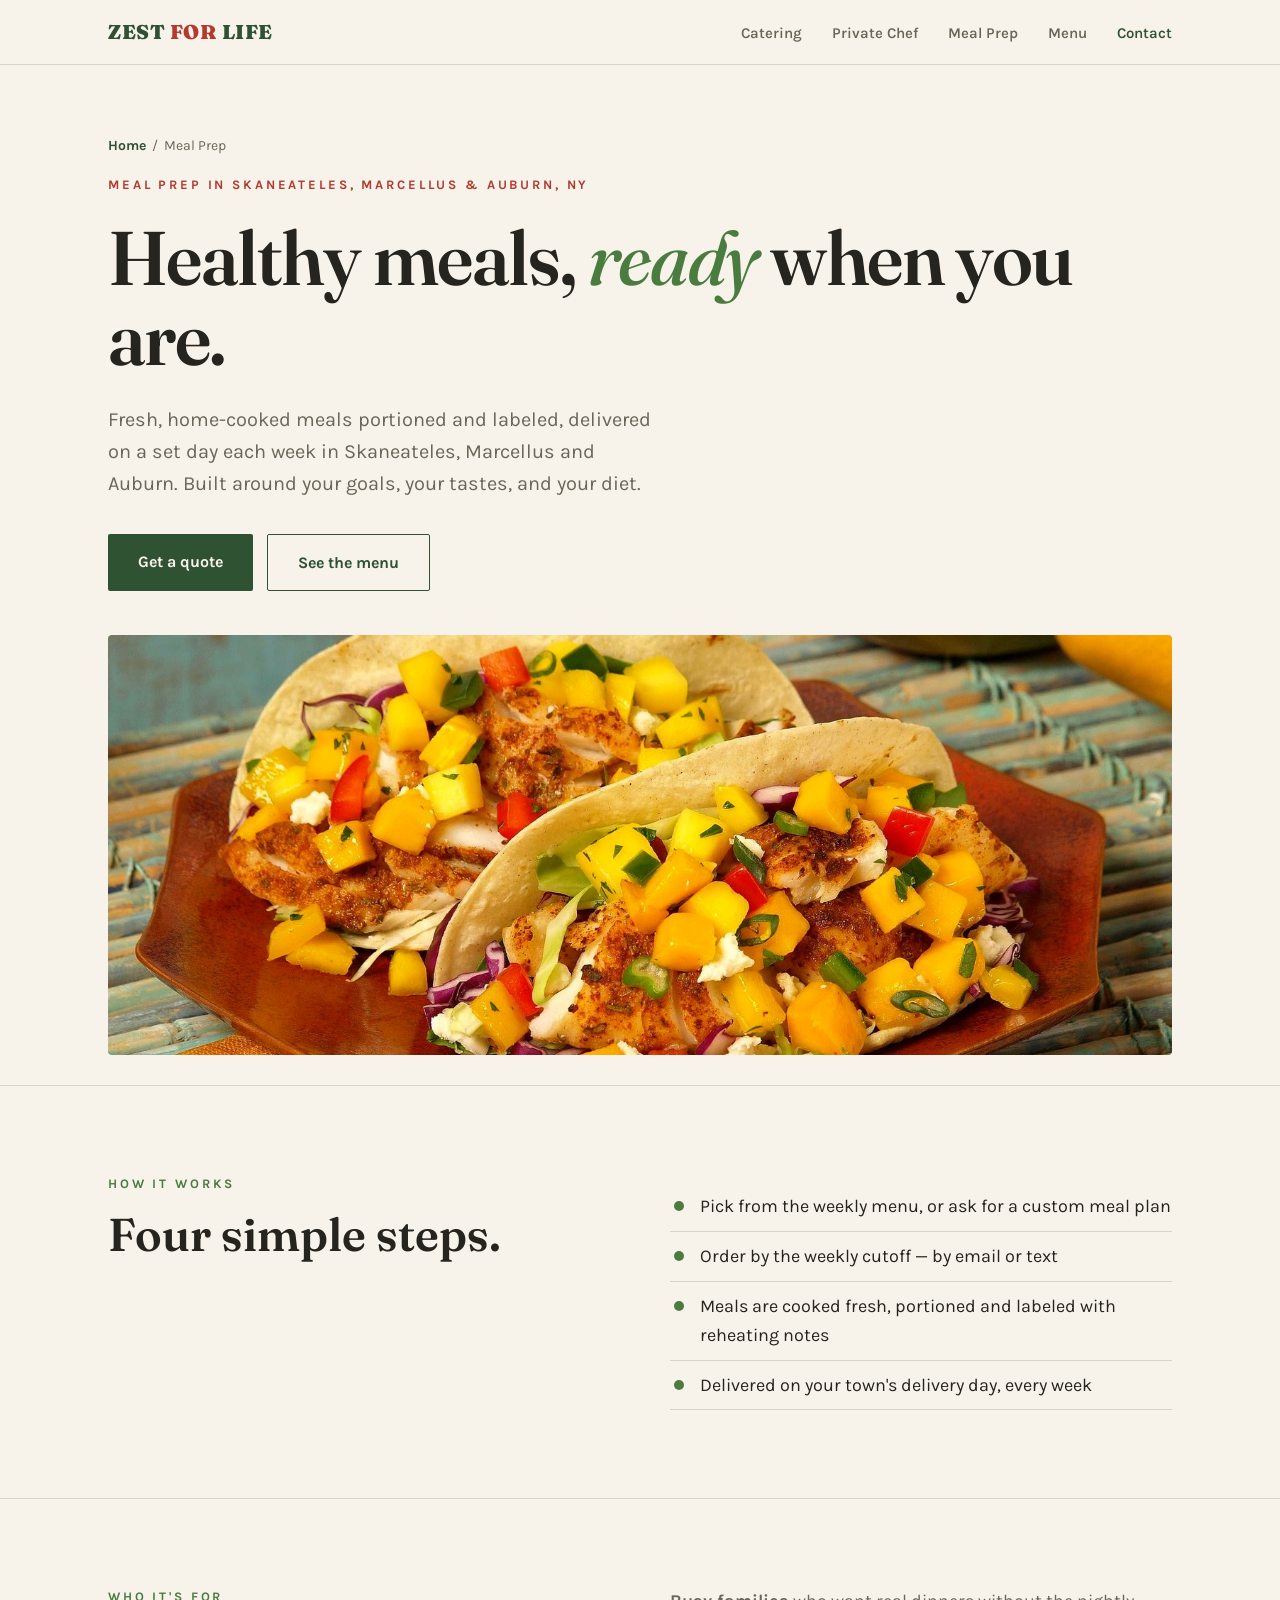
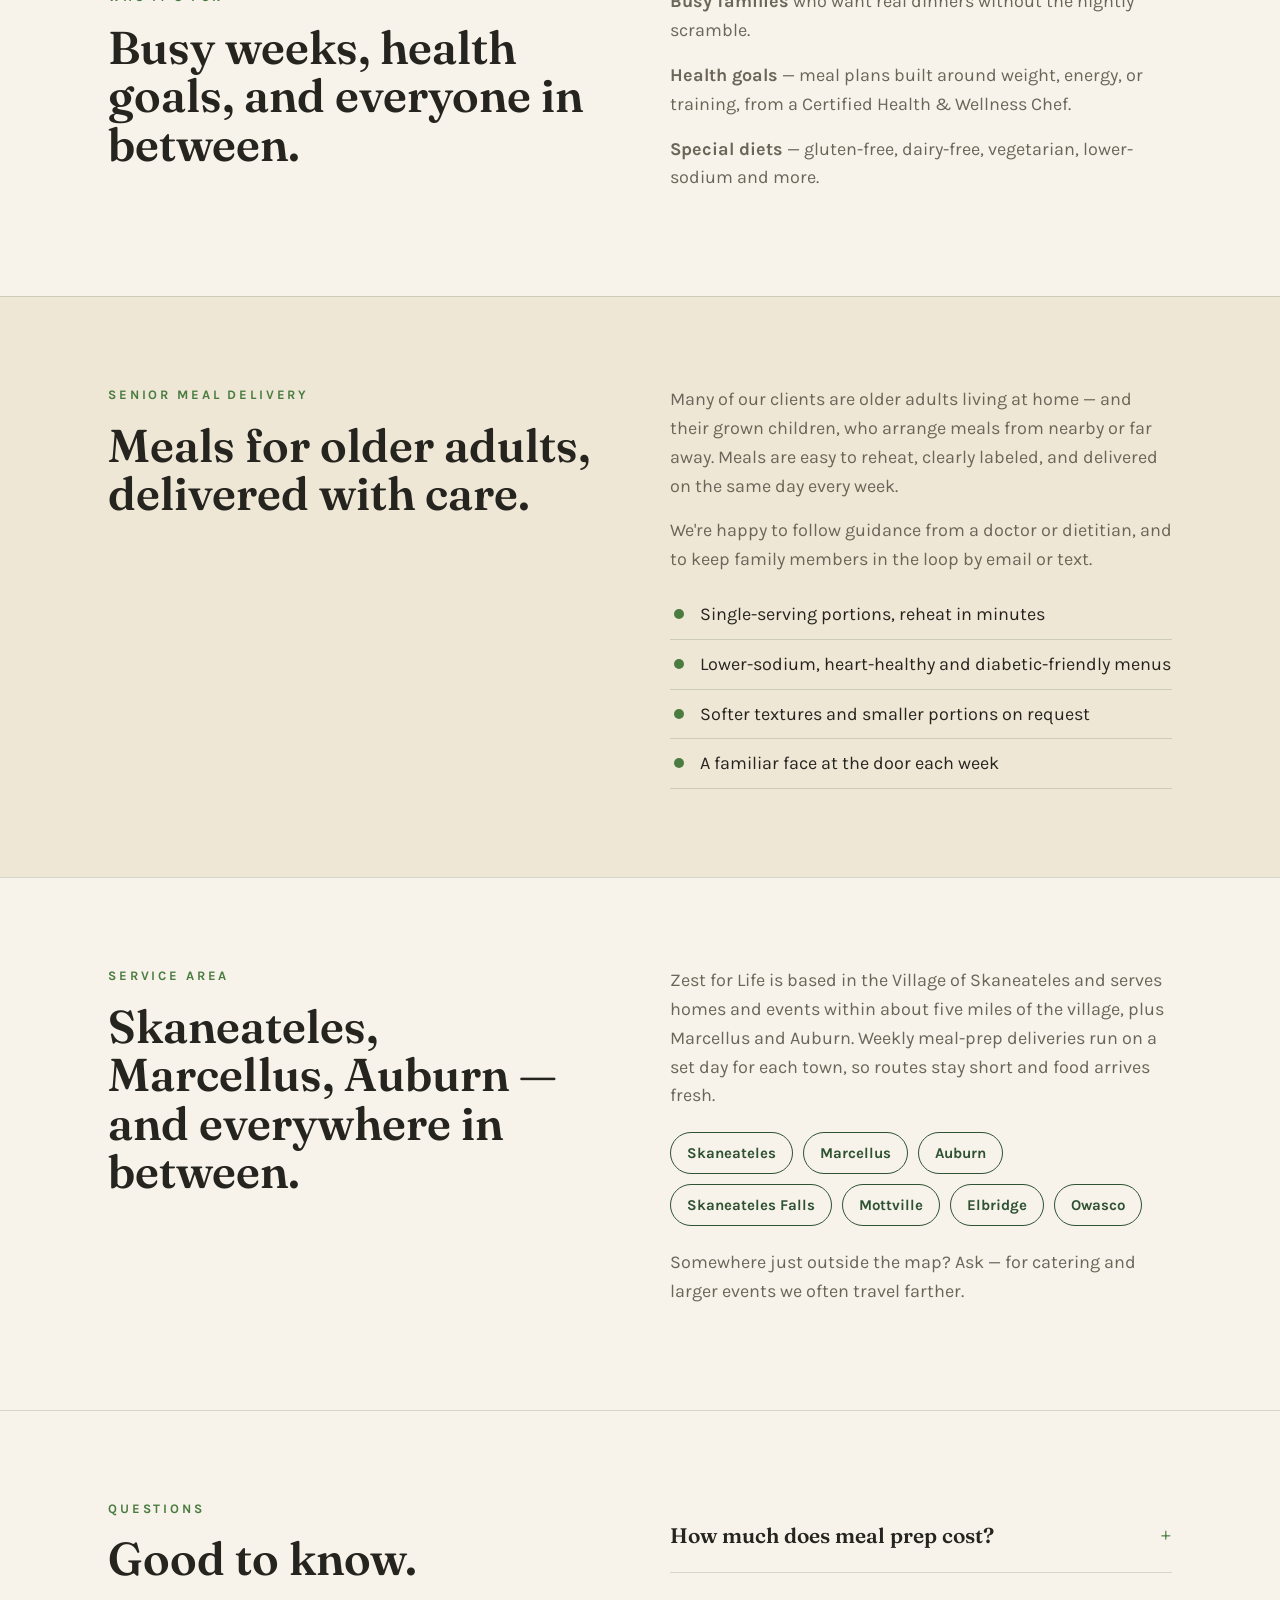
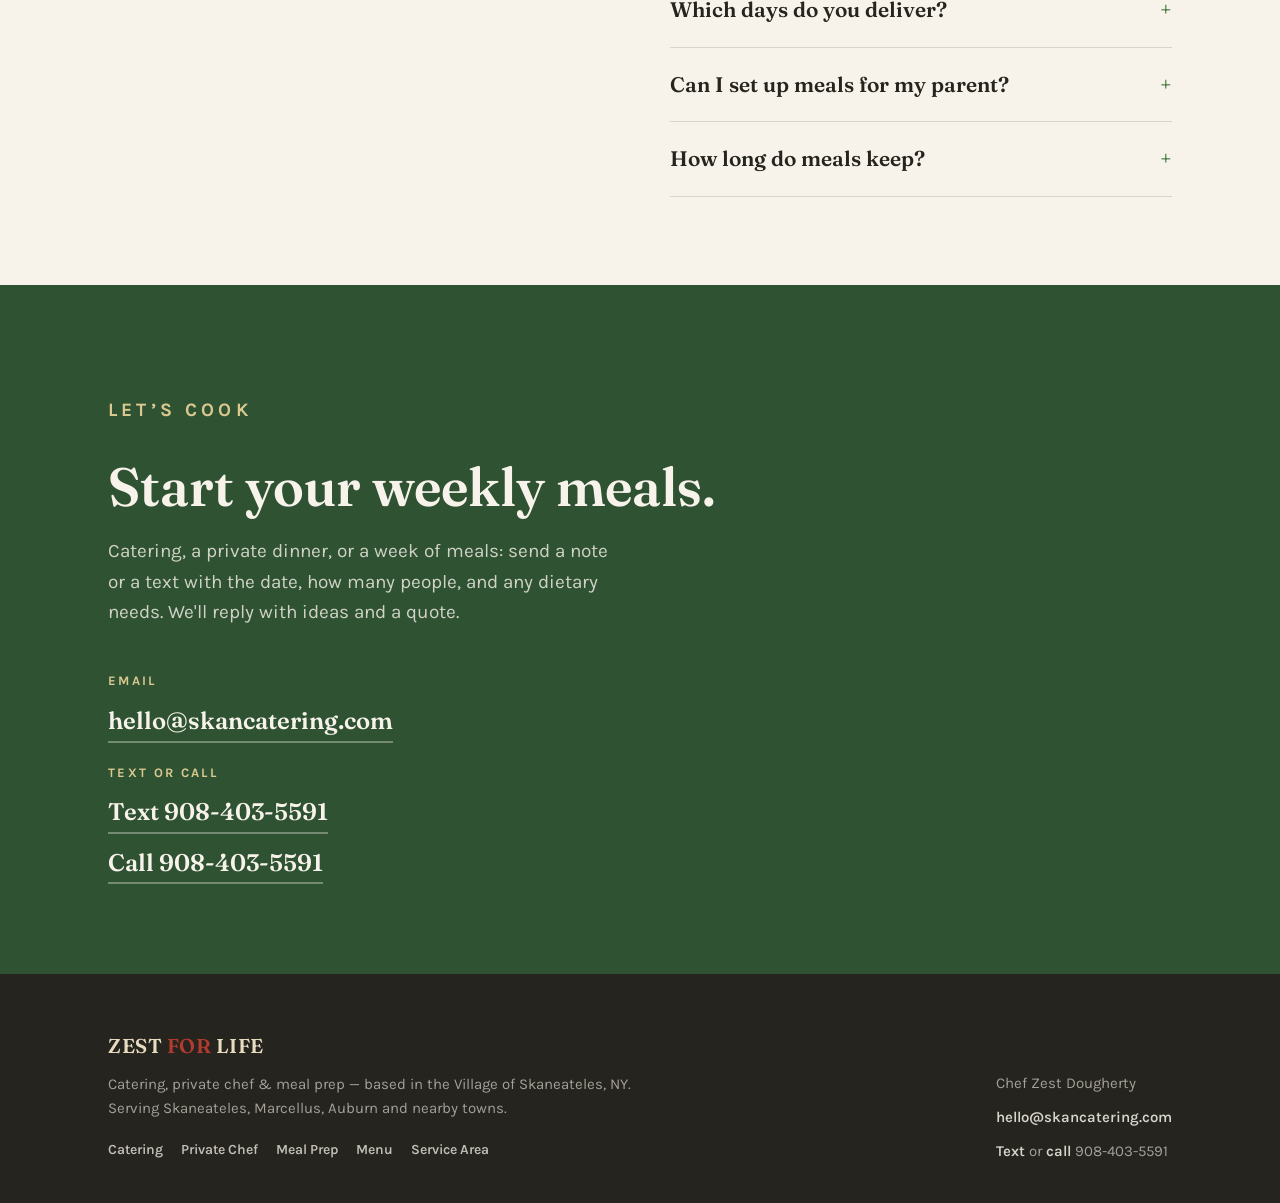
<file: meal-prep.html>
<!DOCTYPE html>
<html lang="en">
<head>
<meta charset="UTF-8">
<meta name="viewport" content="width=device-width, initial-scale=1.0">
<title>Healthy Meal Prep & Delivery in Skaneateles, NY — Weekly Meals | Zest for Life</title>
<meta name="description" content="Healthy weekly meal prep delivered in Skaneateles, Marcellus and Auburn, NY. Custom meal plans, portioned and labeled meals, and senior meal delivery from a certified health & wellness chef.">
<link rel="canonical" href="https://skancatering.com/meal-prep">
<meta property="og:title" content="Healthy Meal Prep & Delivery in Skaneateles, NY — Weekly Meals | Zest for Life">
<meta property="og:description" content="Healthy weekly meal prep delivered in Skaneateles, Marcellus and Auburn, NY. Custom meal plans, portioned and labeled meals, and senior meal delivery from a certified health & wellness chef.">
<meta property="og:type" content="website">
<meta property="og:url" content="https://skancatering.com/meal-prep">
<meta property="og:image" content="https://skancatering.com/hero.jpg">
<meta name="theme-color" content="#2f5233">
<link rel="preconnect" href="https://fonts.googleapis.com">
<link rel="preconnect" href="https://fonts.gstatic.com" crossorigin>
<link href="https://fonts.googleapis.com/css2?family=Fraunces:ital,opsz,wght@0,9..144,400;0,9..144,500;0,9..144,600;0,9..144,900;1,9..144,500&family=Karla:wght@400;500;600;700&display=swap" rel="stylesheet">
<link rel="stylesheet" href="/styles.css">
<script type="application/ld+json">{"@context": "https://schema.org", "@type": "LocalBusiness", "@id": "https://skancatering.com/#business", "name": "Zest for Life", "description": "Catering, private chef and meal prep service in Skaneateles, NY, run by Certified Health & Wellness Chef Zest Dougherty.", "url": "https://skancatering.com/", "image": "https://skancatering.com/hero.jpg", "telephone": "+19084035591", "email": "hello@skancatering.com", "address": {"@type": "PostalAddress", "addressLocality": "Skaneateles", "addressRegion": "NY", "postalCode": "13152", "addressCountry": "US"}, "areaServed": [{"@type": "City", "name": "Skaneateles, NY"}, {"@type": "City", "name": "Marcellus, NY"}, {"@type": "City", "name": "Auburn, NY"}, {"@type": "City", "name": "Skaneateles Falls, NY"}, {"@type": "City", "name": "Mottville, NY"}, {"@type": "City", "name": "Elbridge, NY"}, {"@type": "City", "name": "Owasco, NY"}, {"@type": "GeoCircle", "geoMidpoint": {"@type": "GeoCoordinates", "latitude": 42.947, "longitude": -76.4291}, "geoRadius": "8047"}], "founder": {"@type": "Person", "name": "Zest Dougherty", "jobTitle": "Certified Health & Wellness Chef"}, "makesOffer": [{"@type": "Offer", "itemOffered": {"@type": "Service", "name": "Catering", "url": "https://skancatering.com/catering"}}, {"@type": "Offer", "itemOffered": {"@type": "Service", "name": "Private chef", "url": "https://skancatering.com/private-chef"}}, {"@type": "Offer", "itemOffered": {"@type": "Service", "name": "Meal prep and weekly meal delivery", "url": "https://skancatering.com/meal-prep"}}]}</script>
<script type="application/ld+json">{"@context": "https://schema.org", "@type": "Service", "name": "Meal prep and weekly meal delivery", "serviceType": "Meal prep and weekly meal delivery", "url": "https://skancatering.com/meal-prep", "provider": {"@id": "https://skancatering.com/#business"}, "areaServed": ["Skaneateles, NY", "Marcellus, NY", "Auburn, NY", "Skaneateles Falls, NY", "Mottville, NY", "Elbridge, NY", "Owasco, NY"]}</script>
<script type="application/ld+json">{"@context": "https://schema.org", "@type": "BreadcrumbList", "itemListElement": [{"@type": "ListItem", "position": 1, "name": "Home", "item": "https://skancatering.com/"}, {"@type": "ListItem", "position": 2, "name": "Meal Prep", "item": "https://skancatering.com/meal-prep"}]}</script>
<script type="application/ld+json">{"@context": "https://schema.org", "@type": "FAQPage", "mainEntity": [{"@type": "Question", "name": "How much does meal prep cost?", "acceptedAnswer": {"@type": "Answer", "text": "It depends on how many meals per week and any custom requirements. Send a quick note or text and we'll put together a plan and price."}}, {"@type": "Question", "name": "Which days do you deliver?", "acceptedAnswer": {"@type": "Answer", "text": "Each town has a set delivery day so routes stay short and meals arrive fresh. We'll confirm yours when you sign up."}}, {"@type": "Question", "name": "Can I set up meals for my parent?", "acceptedAnswer": {"@type": "Answer", "text": "Yes. Many families arrange weekly meals for a parent or grandparent. We'll work with you on the menu, any diet guidance from their doctor, and delivery."}}, {"@type": "Question", "name": "How long do meals keep?", "acceptedAnswer": {"@type": "Answer", "text": "Meals are labeled with a use-by date and reheating instructions. Most keep 3&ndash;4 days in the refrigerator, and many dishes freeze well."}}]}</script>
</head>
<body>
<a class="skip" href="#main">Skip to content</a>
<header>
  <div class="bar">
    <a href="/" class="brand" style="text-decoration:none">Zest <span>for</span> Life</a>
    <nav aria-label="Main">
      <a href="/catering">Catering</a>
      <a href="/private-chef">Private Chef</a>
      <a href="/meal-prep">Meal Prep</a>
      <a href="/#menu">Menu</a>
      <a href="#contact" class="nav-cta">Contact</a>
    </nav>
  </div>
</header>

<main id="main">
  <section class="wrap page-hero">
    <p class="crumbs"><a href="/">Home</a> &nbsp;/&nbsp; Meal Prep</p>
    <h1 class="eyebrow">Meal Prep in Skaneateles, Marcellus &amp; Auburn, NY</h1>
    <p class="display">Healthy meals, <em>ready</em> when you are.</p>
    <p class="lede">Fresh, home-cooked meals portioned and labeled, delivered on a set day each week in Skaneateles, Marcellus and Auburn. Built around your goals, your tastes, and your diet.</p>
    <div class="hero-actions">
      <a href="#contact" class="btn btn-solid">Get a quote</a>
      <a href="/#menu" class="btn btn-ghost">See the menu</a>
    </div>
    <div class="page-img"><img src="/tacos.jpg" alt="Blackened fish tacos from a Zest for Life weekly meal prep menu" loading="lazy"></div>
  </section>

<section class="band ">
  <div class="wrap two">
    <div><p class="eyebrow" style="color:var(--herb-bright)">How it works</p><h2>Four simple steps.</h2></div>
    <div><ul class='ticks'><li>Pick from the weekly menu, or ask for a custom meal plan</li><li>Order by the weekly cutoff &mdash; by email or text</li><li>Meals are cooked fresh, portioned and labeled with reheating notes</li><li>Delivered on your town's delivery day, every week</li></ul></div>
  </div>
</section>
<section class="band ">
  <div class="wrap two">
    <div><p class="eyebrow" style="color:var(--herb-bright)">Who it's for</p><h2>Busy weeks, health goals, and everyone in between.</h2></div>
    <div><p><b>Busy families</b> who want real dinners without the nightly scramble.</p><p><b>Health goals</b> &mdash; meal plans built around weight, energy, or training, from a Certified Health &amp; Wellness Chef.</p><p><b>Special diets</b> &mdash; gluten-free, dairy-free, vegetarian, lower-sodium and more.</p></div>
  </div>
</section>
<section class="band care" id="seniors">
  <div class="wrap two">
    <div><p class="eyebrow" style="color:var(--herb-bright)">Senior meal delivery</p><h2>Meals for older adults, delivered with care.</h2></div>
    <div><p>Many of our clients are older adults living at home &mdash; and their grown children, who arrange meals from nearby or far away. Meals are easy to reheat, clearly labeled, and delivered on the same day every week.</p><p>We're happy to follow guidance from a doctor or dietitian, and to keep family members in the loop by email or text.</p><ul class='ticks'><li>Single-serving portions, reheat in minutes</li><li>Lower-sodium, heart-healthy and diabetic-friendly menus</li><li>Softer textures and smaller portions on request</li><li>A familiar face at the door each week</li></ul></div>
  </div>
</section>
</main>

<section class="band" id="area">
  <div class="wrap two">
    <div>
      <p class="eyebrow" style="color:var(--herb-bright)">Service area</p>
      <h2>Skaneateles, Marcellus, Auburn &mdash; and everywhere in between.</h2>
    </div>
    <div>
      <p>Zest for Life is based in the Village of Skaneateles and serves homes and events within about five miles of the village, plus Marcellus and Auburn. Weekly meal-prep deliveries run on a set day for each town, so routes stay short and food arrives fresh.</p>
      <div class="area-list"><span>Skaneateles</span><span>Marcellus</span><span>Auburn</span><span>Skaneateles Falls</span><span>Mottville</span><span>Elbridge</span><span>Owasco</span></div>
      <p style="margin-top:22px">Somewhere just outside the map? Ask &mdash; for catering and larger events we often travel farther.</p>
    </div>
  </div>
</section>


<section class="band faq" id="faq">
  <div class="wrap two">
    <div>
      <p class="eyebrow" style="color:var(--herb-bright)">Questions</p>
      <h2>Good to know.</h2>
    </div>
    <div><details><summary>How much does meal prep cost?</summary><p>It depends on how many meals per week and any custom requirements. Send a quick note or text and we'll put together a plan and price.</p></details><details><summary>Which days do you deliver?</summary><p>Each town has a set delivery day so routes stay short and meals arrive fresh. We'll confirm yours when you sign up.</p></details><details><summary>Can I set up meals for my parent?</summary><p>Yes. Many families arrange weekly meals for a parent or grandparent. We'll work with you on the menu, any diet guidance from their doctor, and delivery.</p></details><details><summary>How long do meals keep?</summary><p>Meals are labeled with a use-by date and reheating instructions. Most keep 3&ndash;4 days in the refrigerator, and many dishes freeze well.</p></details></div>
  </div>
</section>


<section class="book" id="contact">
  <div class="wrap">
    <p class="eyebrow">Let&rsquo;s cook</p>
    <h2>Start your weekly meals.</h2>
    <p>Catering, a private dinner, or a week of meals: send a note or a text with the date, how many people, and any dietary needs. We'll reply with ideas and a quote.</p>
    <div class="contact-lines">
      <small>Email</small>
      <a href="mailto:hello@skancatering.com?subject=Zest%20for%20Life%20inquiry">hello@skancatering.com</a>
      <small>Text or call</small>
      <a href="sms:+19084035591">Text 908-403-5591</a>
      <a href="tel:+19084035591">Call 908-403-5591</a>
    </div>
  </div>
</section>


<footer>
  <div class="wrap foot">
    <div>
      <a href="/" class="brand" style="text-decoration:none">Zest <span>for</span> Life</a>
      <p>Catering, private chef &amp; meal prep &mdash; based in the Village of Skaneateles, NY.<br>Serving Skaneateles, Marcellus, Auburn and nearby towns.</p>
      <nav aria-label="Footer" style="margin-top:14px">
        <a href="/catering">Catering</a><a href="/private-chef">Private Chef</a><a href="/meal-prep">Meal Prep</a><a href="/#menu">Menu</a><a href="/#area">Service Area</a>
      </nav>
    </div>
    <div>
      <p>Chef Zest Dougherty</p>
      <p><a href="mailto:hello@skancatering.com">hello@skancatering.com</a></p>
      <p><a href="sms:+19084035591">Text</a> or <a href="tel:+19084035591">call</a> 908-403-5591</p>
    </div>
  </div>
</footer>
</body>
</html>
</file>
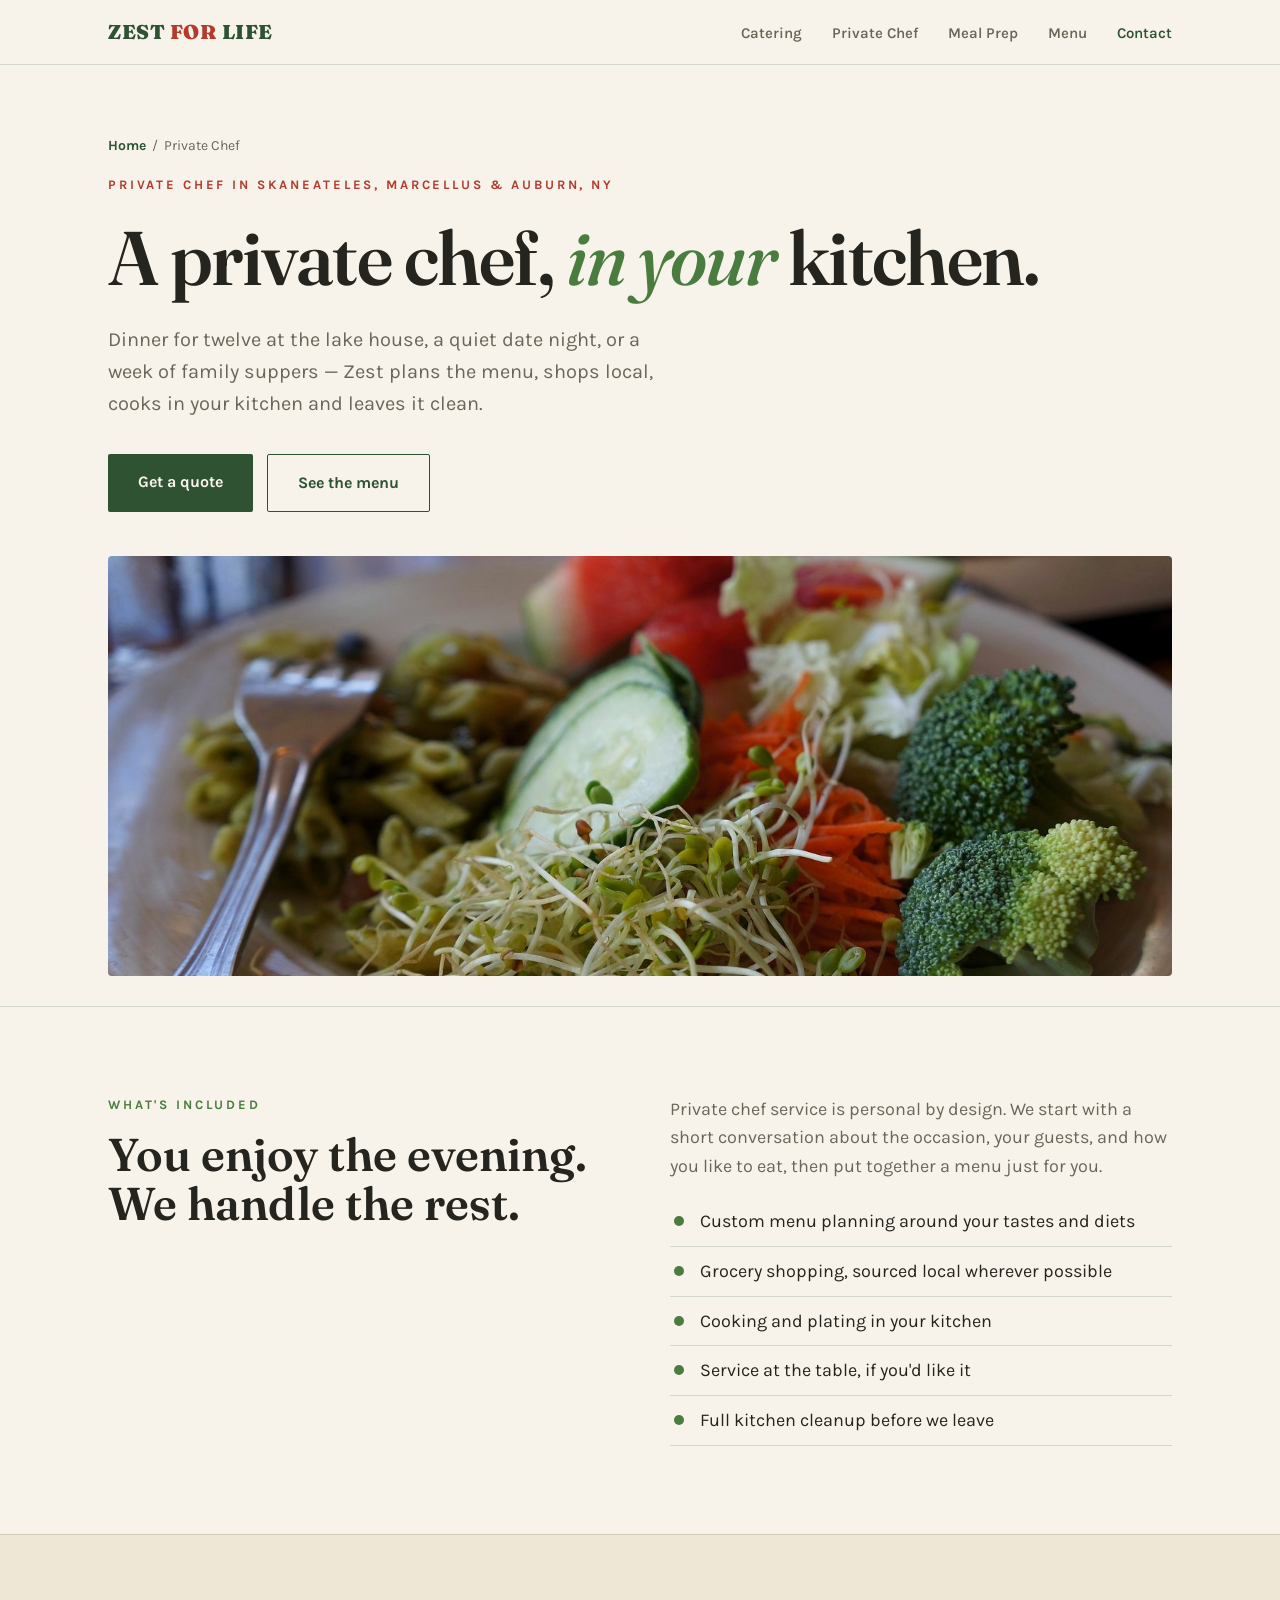
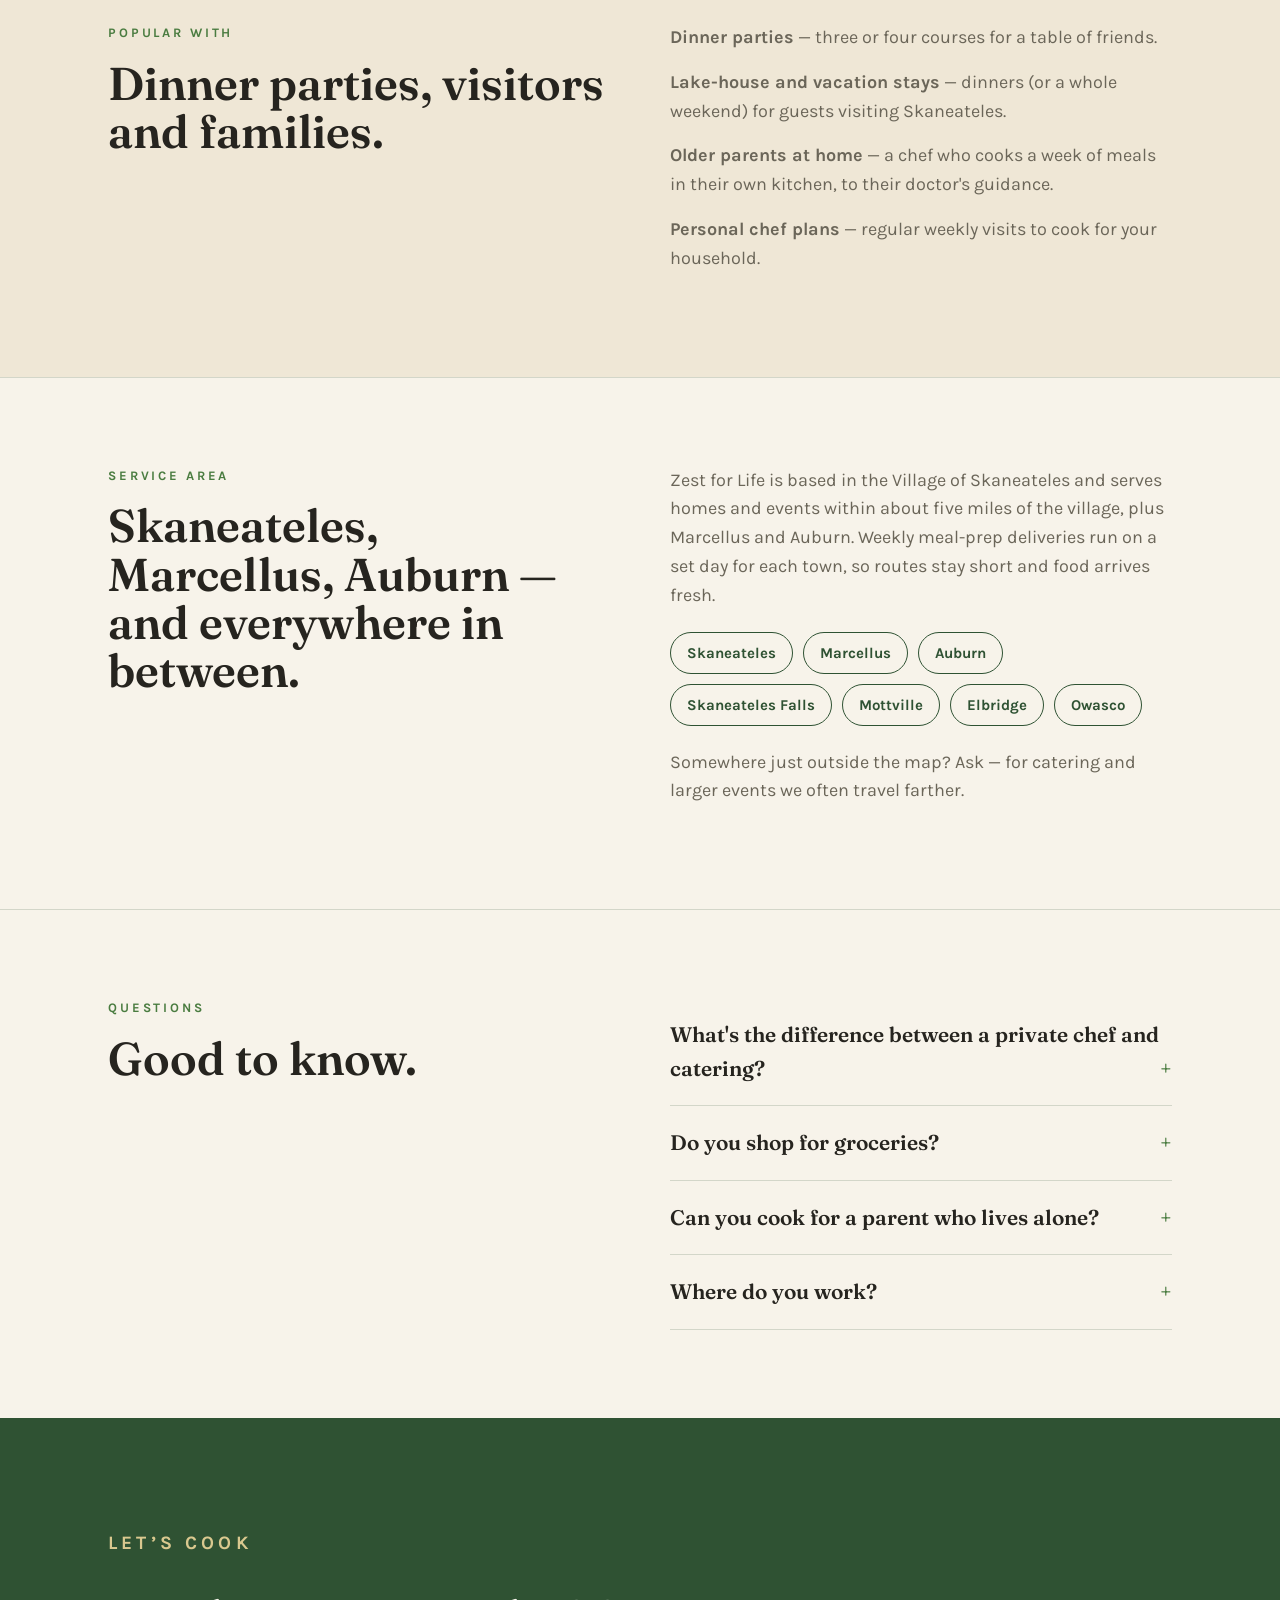
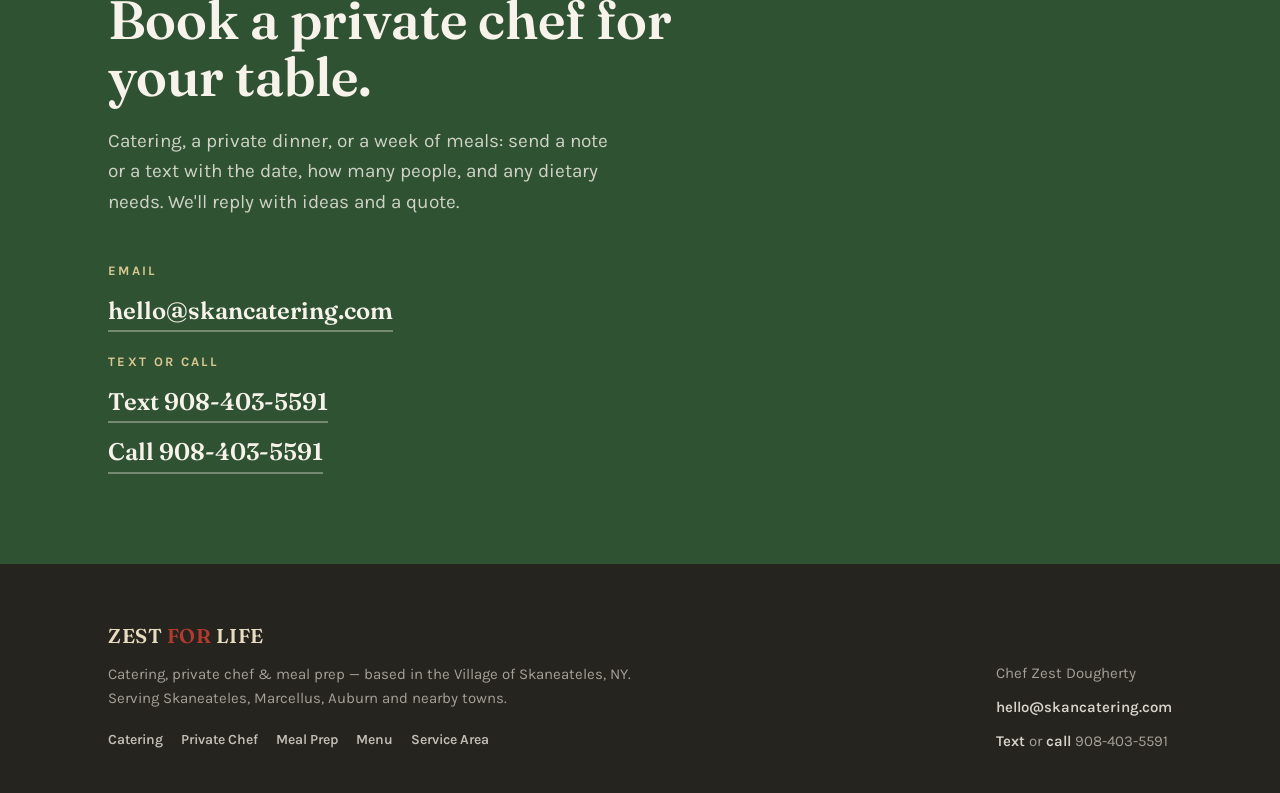
<file: private-chef.html>
<!DOCTYPE html>
<html lang="en">
<head>
<meta charset="UTF-8">
<meta name="viewport" content="width=device-width, initial-scale=1.0">
<title>Private Chef in Skaneateles, NY — Dinner Parties & In-Home Dining | Zest for Life</title>
<meta name="description" content="Hire a private chef in Skaneateles, Marcellus or Auburn, NY for dinner parties, date nights, family suppers and lake-house stays. Menu planning, shopping, cooking and cleanup included.">
<link rel="canonical" href="https://skancatering.com/private-chef">
<meta property="og:title" content="Private Chef in Skaneateles, NY — Dinner Parties & In-Home Dining | Zest for Life">
<meta property="og:description" content="Hire a private chef in Skaneateles, Marcellus or Auburn, NY for dinner parties, date nights, family suppers and lake-house stays. Menu planning, shopping, cooking and cleanup included.">
<meta property="og:type" content="website">
<meta property="og:url" content="https://skancatering.com/private-chef">
<meta property="og:image" content="https://skancatering.com/hero.jpg">
<meta name="theme-color" content="#2f5233">
<link rel="preconnect" href="https://fonts.googleapis.com">
<link rel="preconnect" href="https://fonts.gstatic.com" crossorigin>
<link href="https://fonts.googleapis.com/css2?family=Fraunces:ital,opsz,wght@0,9..144,400;0,9..144,500;0,9..144,600;0,9..144,900;1,9..144,500&family=Karla:wght@400;500;600;700&display=swap" rel="stylesheet">
<link rel="stylesheet" href="/styles.css">
<script type="application/ld+json">{"@context": "https://schema.org", "@type": "LocalBusiness", "@id": "https://skancatering.com/#business", "name": "Zest for Life", "description": "Catering, private chef and meal prep service in Skaneateles, NY, run by Certified Health & Wellness Chef Zest Dougherty.", "url": "https://skancatering.com/", "image": "https://skancatering.com/hero.jpg", "telephone": "+19084035591", "email": "hello@skancatering.com", "address": {"@type": "PostalAddress", "addressLocality": "Skaneateles", "addressRegion": "NY", "postalCode": "13152", "addressCountry": "US"}, "areaServed": [{"@type": "City", "name": "Skaneateles, NY"}, {"@type": "City", "name": "Marcellus, NY"}, {"@type": "City", "name": "Auburn, NY"}, {"@type": "City", "name": "Skaneateles Falls, NY"}, {"@type": "City", "name": "Mottville, NY"}, {"@type": "City", "name": "Elbridge, NY"}, {"@type": "City", "name": "Owasco, NY"}, {"@type": "GeoCircle", "geoMidpoint": {"@type": "GeoCoordinates", "latitude": 42.947, "longitude": -76.4291}, "geoRadius": "8047"}], "founder": {"@type": "Person", "name": "Zest Dougherty", "jobTitle": "Certified Health & Wellness Chef"}, "makesOffer": [{"@type": "Offer", "itemOffered": {"@type": "Service", "name": "Catering", "url": "https://skancatering.com/catering"}}, {"@type": "Offer", "itemOffered": {"@type": "Service", "name": "Private chef", "url": "https://skancatering.com/private-chef"}}, {"@type": "Offer", "itemOffered": {"@type": "Service", "name": "Meal prep and weekly meal delivery", "url": "https://skancatering.com/meal-prep"}}]}</script>
<script type="application/ld+json">{"@context": "https://schema.org", "@type": "Service", "name": "Private chef service", "serviceType": "Private chef service", "url": "https://skancatering.com/private-chef", "provider": {"@id": "https://skancatering.com/#business"}, "areaServed": ["Skaneateles, NY", "Marcellus, NY", "Auburn, NY", "Skaneateles Falls, NY", "Mottville, NY", "Elbridge, NY", "Owasco, NY"]}</script>
<script type="application/ld+json">{"@context": "https://schema.org", "@type": "BreadcrumbList", "itemListElement": [{"@type": "ListItem", "position": 1, "name": "Home", "item": "https://skancatering.com/"}, {"@type": "ListItem", "position": 2, "name": "Private Chef", "item": "https://skancatering.com/private-chef"}]}</script>
<script type="application/ld+json">{"@context": "https://schema.org", "@type": "FAQPage", "mainEntity": [{"@type": "Question", "name": "What's the difference between a private chef and catering?", "acceptedAnswer": {"@type": "Answer", "text": "A private chef cooks in your home for a smaller group, with the menu built around you. Catering is food for an event, delivered or served on site."}}, {"@type": "Question", "name": "Do you shop for groceries?", "acceptedAnswer": {"@type": "Answer", "text": "Yes. Grocery planning and shopping is included, with local ingredients wherever we can find them."}}, {"@type": "Question", "name": "Can you cook for a parent who lives alone?", "acceptedAnswer": {"@type": "Answer", "text": "Yes. A weekly in-home visit to cook and portion meals is a popular option for older adults, and menus follow any guidance from their doctor or dietitian."}}, {"@type": "Question", "name": "Where do you work?", "acceptedAnswer": {"@type": "Answer", "text": "In homes across Skaneateles and towns within about five miles, plus Marcellus and Auburn."}}]}</script>
</head>
<body>
<a class="skip" href="#main">Skip to content</a>
<header>
  <div class="bar">
    <a href="/" class="brand" style="text-decoration:none">Zest <span>for</span> Life</a>
    <nav aria-label="Main">
      <a href="/catering">Catering</a>
      <a href="/private-chef">Private Chef</a>
      <a href="/meal-prep">Meal Prep</a>
      <a href="/#menu">Menu</a>
      <a href="#contact" class="nav-cta">Contact</a>
    </nav>
  </div>
</header>

<main id="main">
  <section class="wrap page-hero">
    <p class="crumbs"><a href="/">Home</a> &nbsp;/&nbsp; Private Chef</p>
    <h1 class="eyebrow">Private Chef in Skaneateles, Marcellus &amp; Auburn, NY</h1>
    <p class="display">A private chef, <em>in your</em> kitchen.</p>
    <p class="lede">Dinner for twelve at the lake house, a quiet date night, or a week of family suppers &mdash; Zest plans the menu, shops local, cooks in your kitchen and leaves it clean.</p>
    <div class="hero-actions">
      <a href="#contact" class="btn btn-solid">Get a quote</a>
      <a href="/#menu" class="btn btn-ghost">See the menu</a>
    </div>
    <div class="page-img"><img src="/salad.jpg" alt="Fresh vegetable plate prepared by a private chef in Skaneateles" loading="lazy"></div>
  </section>

<section class="band ">
  <div class="wrap two">
    <div><p class="eyebrow" style="color:var(--herb-bright)">What's included</p><h2>You enjoy the evening. We handle the rest.</h2></div>
    <div><p>Private chef service is personal by design. We start with a short conversation about the occasion, your guests, and how you like to eat, then put together a menu just for you.</p><ul class='ticks'><li>Custom menu planning around your tastes and diets</li><li>Grocery shopping, sourced local wherever possible</li><li>Cooking and plating in your kitchen</li><li>Service at the table, if you'd like it</li><li>Full kitchen cleanup before we leave</li></ul></div>
  </div>
</section>
<section class="band care">
  <div class="wrap two">
    <div><p class="eyebrow" style="color:var(--herb-bright)">Popular with</p><h2>Dinner parties, visitors and families.</h2></div>
    <div><p><b>Dinner parties</b> &mdash; three or four courses for a table of friends.</p><p><b>Lake-house and vacation stays</b> &mdash; dinners (or a whole weekend) for guests visiting Skaneateles.</p><p><b>Older parents at home</b> &mdash; a chef who cooks a week of meals in their own kitchen, to their doctor's guidance.</p><p><b>Personal chef plans</b> &mdash; regular weekly visits to cook for your household.</p></div>
  </div>
</section>
</main>

<section class="band" id="area">
  <div class="wrap two">
    <div>
      <p class="eyebrow" style="color:var(--herb-bright)">Service area</p>
      <h2>Skaneateles, Marcellus, Auburn &mdash; and everywhere in between.</h2>
    </div>
    <div>
      <p>Zest for Life is based in the Village of Skaneateles and serves homes and events within about five miles of the village, plus Marcellus and Auburn. Weekly meal-prep deliveries run on a set day for each town, so routes stay short and food arrives fresh.</p>
      <div class="area-list"><span>Skaneateles</span><span>Marcellus</span><span>Auburn</span><span>Skaneateles Falls</span><span>Mottville</span><span>Elbridge</span><span>Owasco</span></div>
      <p style="margin-top:22px">Somewhere just outside the map? Ask &mdash; for catering and larger events we often travel farther.</p>
    </div>
  </div>
</section>


<section class="band faq" id="faq">
  <div class="wrap two">
    <div>
      <p class="eyebrow" style="color:var(--herb-bright)">Questions</p>
      <h2>Good to know.</h2>
    </div>
    <div><details><summary>What's the difference between a private chef and catering?</summary><p>A private chef cooks in your home for a smaller group, with the menu built around you. Catering is food for an event, delivered or served on site.</p></details><details><summary>Do you shop for groceries?</summary><p>Yes. Grocery planning and shopping is included, with local ingredients wherever we can find them.</p></details><details><summary>Can you cook for a parent who lives alone?</summary><p>Yes. A weekly in-home visit to cook and portion meals is a popular option for older adults, and menus follow any guidance from their doctor or dietitian.</p></details><details><summary>Where do you work?</summary><p>In homes across Skaneateles and towns within about five miles, plus Marcellus and Auburn.</p></details></div>
  </div>
</section>


<section class="book" id="contact">
  <div class="wrap">
    <p class="eyebrow">Let&rsquo;s cook</p>
    <h2>Book a private chef for your table.</h2>
    <p>Catering, a private dinner, or a week of meals: send a note or a text with the date, how many people, and any dietary needs. We'll reply with ideas and a quote.</p>
    <div class="contact-lines">
      <small>Email</small>
      <a href="mailto:hello@skancatering.com?subject=Zest%20for%20Life%20inquiry">hello@skancatering.com</a>
      <small>Text or call</small>
      <a href="sms:+19084035591">Text 908-403-5591</a>
      <a href="tel:+19084035591">Call 908-403-5591</a>
    </div>
  </div>
</section>


<footer>
  <div class="wrap foot">
    <div>
      <a href="/" class="brand" style="text-decoration:none">Zest <span>for</span> Life</a>
      <p>Catering, private chef &amp; meal prep &mdash; based in the Village of Skaneateles, NY.<br>Serving Skaneateles, Marcellus, Auburn and nearby towns.</p>
      <nav aria-label="Footer" style="margin-top:14px">
        <a href="/catering">Catering</a><a href="/private-chef">Private Chef</a><a href="/meal-prep">Meal Prep</a><a href="/#menu">Menu</a><a href="/#area">Service Area</a>
      </nav>
    </div>
    <div>
      <p>Chef Zest Dougherty</p>
      <p><a href="mailto:hello@skancatering.com">hello@skancatering.com</a></p>
      <p><a href="sms:+19084035591">Text</a> or <a href="tel:+19084035591">call</a> 908-403-5591</p>
    </div>
  </div>
</footer>
</body>
</html>
</file>
<file: styles.css>
:root{
    --herb:#2f5233;
    --herb-bright:#4a7c40;
    --tomato:#b23a2e;
    --cream:#f7f3ea;
    --cream-deep:#efe7d6;
    --ink:#26241f;
    --muted:#6b6659;
    --line:rgba(47,82,51,.18);
  }
  *{box-sizing:border-box;margin:0;padding:0}
  html{scroll-behavior:smooth}
  body{background:var(--cream);color:var(--ink);font-family:'Karla',system-ui,sans-serif;font-size:18px;line-height:1.6;-webkit-font-smoothing:antialiased}
  h1,h2,h3{font-family:'Fraunces',Georgia,serif;line-height:1.05;font-weight:600}
  a{color:inherit}
  img{display:block;width:100%;height:100%;object-fit:cover}
  .wrap{max-width:1120px;margin:0 auto;padding:0 28px}

  header{position:sticky;top:0;z-index:40;background:rgba(247,243,234,.88);backdrop-filter:blur(8px);border-bottom:1px solid var(--line)}
  .bar{display:flex;align-items:center;justify-content:space-between;padding:16px 28px;max-width:1120px;margin:0 auto}
  .brand{font-family:'Fraunces';font-weight:900;font-size:20px;letter-spacing:.5px;color:var(--herb);text-transform:uppercase}
  .brand span{color:var(--tomato)}
  nav a{font-weight:600;font-size:15px;text-decoration:none;margin-left:26px;color:var(--muted);transition:color .2s}
  nav a:hover{color:var(--herb)}
  .nav-cta{color:var(--herb)!important}
  @media(max-width:680px){nav a{margin-left:16px;font-size:14px}.brand{font-size:16px}}

  .hero{padding:70px 0 40px}
  .eyebrow{font-family:'Karla';font-weight:700;letter-spacing:.22em;text-transform:uppercase;font-size:13px;color:var(--tomato);margin-bottom:22px}
  .display{font-size:clamp(48px,8vw,92px);font-weight:600;letter-spacing:-.02em}
  .display em{font-style:italic;color:var(--herb-bright);font-weight:500}
  .lede{max-width:560px;margin:26px 0 34px;font-size:20px;color:var(--muted)}
  .hero-actions{display:flex;gap:14px;flex-wrap:wrap}
  .btn{display:inline-block;font-weight:700;font-size:16px;text-decoration:none;padding:15px 30px;border-radius:2px;transition:transform .15s,box-shadow .2s}
  .btn-solid{background:var(--herb);color:var(--cream)}
  .btn-solid:hover{transform:translateY(-2px);box-shadow:0 10px 24px rgba(47,82,51,.28)}
  .btn-ghost{border:1.5px solid var(--herb);color:var(--herb)}
  .btn-ghost:hover{background:var(--herb);color:var(--cream)}

  .platter{margin-top:56px;display:grid;grid-template-columns:1.7fr 1fr;grid-template-rows:1fr 1fr;gap:14px;height:560px}
  .platter .big{grid-row:1/3;border-radius:4px;overflow:hidden;position:relative}
  .platter .sm{border-radius:4px;overflow:hidden;position:relative}
  .platter figcaption{position:absolute;left:0;bottom:0;right:0;padding:22px 24px 18px;background:linear-gradient(to top,rgba(30,28,22,.8),transparent);color:var(--cream);font-family:'Fraunces';font-size:24px;font-weight:600}
  .platter .sm figcaption{font-size:18px;padding:16px 18px 14px}
  @media(max-width:760px){.platter{grid-template-columns:1fr 1fr;grid-template-rows:220px 160px;height:auto}.platter .big{grid-column:1/3;grid-row:1}.platter figcaption{font-size:20px}}

  .services{padding:96px 0 80px;border-top:1px solid var(--line);margin-top:96px}
  .sec-head{max-width:620px;margin-bottom:52px}
  .sec-head .eyebrow{color:var(--herb-bright)}
  .sec-head h2{font-size:clamp(34px,5vw,52px)}
  .grid{display:grid;grid-template-columns:repeat(auto-fit,minmax(220px,1fr));gap:2px;background:var(--line);border:1px solid var(--line);border-radius:4px;overflow:hidden}
  .card{background:var(--cream);padding:34px 30px;transition:background .2s}
  .card:hover{background:var(--cream-deep)}
  .card .no{font-family:'Fraunces';font-size:15px;font-weight:600;color:var(--tomato)}
  .card h3{font-size:22px;margin:14px 0 10px}
  .card p{font-size:16px;color:var(--muted)}

  .about{padding:88px 0;display:grid;grid-template-columns:1fr 1fr;gap:60px;align-items:center;border-top:1px solid var(--line)}
  .about-img{border-radius:4px;overflow:hidden;height:460px}
  .about h2{font-size:clamp(30px,4.5vw,46px);margin-bottom:22px}
  .about p{color:var(--muted);margin-bottom:18px}
  .signoff{font-family:'Fraunces';font-style:italic;font-size:22px;color:var(--herb);margin-top:8px}
  @media(max-width:760px){.about{grid-template-columns:1fr;gap:32px}.about-img{height:300px;order:-1}}

  .book{background:var(--herb);color:var(--cream);padding:90px 0}
  .book .eyebrow{color:#d9c88f}
  .book h2{font-size:clamp(34px,5vw,54px);max-width:640px}
  .book p{max-width:520px;margin:20px 0 34px;color:rgba(247,243,234,.8);font-size:19px}
  .book-actions{display:flex;gap:14px;flex-wrap:wrap;align-items:center}
  .btn-cream{background:var(--cream);color:var(--herb)}
  .btn-cream:hover{transform:translateY(-2px);box-shadow:0 10px 24px rgba(0,0,0,.25)}
  .phone{font-family:'Fraunces';font-size:26px;font-weight:600;color:var(--cream);text-decoration:none;border-bottom:2px solid rgba(247,243,234,.35)}

  .news{padding:84px 0;border-top:1px solid var(--line)}
  .news-inner{max-width:640px}
  .news h2{font-size:clamp(28px,4vw,42px);margin-bottom:14px}
  .news p{color:var(--muted);margin-bottom:26px}
  .field{display:flex;gap:10px;flex-wrap:wrap}
  .field input{flex:1;min-width:220px;padding:15px 18px;border:1.5px solid var(--line);border-radius:2px;font-family:inherit;font-size:16px;background:#fff;color:var(--ink)}
  .field input:focus{outline:2px solid var(--herb-bright);outline-offset:1px;border-color:transparent}
  .note{font-size:13px;color:var(--muted);margin-top:12px}

  footer{background:var(--ink);color:var(--cream);padding:56px 0 40px}
  .foot{display:flex;justify-content:space-between;gap:30px;flex-wrap:wrap;align-items:flex-end}
  .foot .brand{color:#e7dcc0}
  .foot .brand span{color:var(--tomato)}
  .foot p{color:rgba(247,243,234,.6);font-size:15px;margin-top:10px}
  .foot a{color:rgba(247,243,234,.85);text-decoration:none;font-weight:600}
  .foot a:hover{color:#fff}

  /* --- additions --- */
  .display{font-family:'Fraunces',Georgia,serif;line-height:1.05;font-size:clamp(48px,8vw,92px);font-weight:600;letter-spacing:-.02em}
  h1.eyebrow{font-family:'Karla',system-ui,sans-serif;line-height:1.6}
  .skip{position:absolute;left:-9999px}
  .skip:focus{left:12px;top:12px;background:var(--herb);color:var(--cream);padding:8px 14px;z-index:99}
  .card a.more{display:inline-block;margin-top:16px;font-weight:700;font-size:15px;color:var(--herb);text-decoration:none;border-bottom:1.5px solid var(--line)}
  .card a.more:hover{border-color:var(--herb)}
  .card.primary h3{font-size:26px}
  .extras{margin-top:28px;color:var(--muted);font-size:16px}
  .extras strong{color:var(--ink)}

  .band{padding:88px 0;border-top:1px solid var(--line)}
  .two{display:grid;grid-template-columns:1fr 1fr;gap:60px;align-items:start}
  @media(max-width:760px){.two{grid-template-columns:1fr;gap:28px}}
  .band h2{font-size:clamp(30px,4.5vw,46px);margin-bottom:18px}
  .band p{color:var(--muted);margin-bottom:16px}
  .ticks{list-style:none;margin:8px 0 0}
  .ticks li{padding:10px 0 10px 30px;border-bottom:1px solid var(--line);position:relative;color:var(--ink)}
  .ticks li:before{content:"";position:absolute;left:4px;top:19px;width:10px;height:10px;border-radius:50%;background:var(--herb-bright)}
  .care{background:var(--cream-deep)}

  .menu-grid{display:grid;grid-template-columns:repeat(auto-fit,minmax(280px,1fr));gap:40px}
  .menu-col h3{font-size:24px;color:var(--herb);padding-bottom:12px;border-bottom:2px solid var(--herb);margin-bottom:6px}
  .dish{padding:16px 0;border-bottom:1px dashed var(--line)}
  .dish b{display:block;font-family:'Fraunces';font-size:19px;font-weight:600}
  .dish span{font-size:15px;color:var(--muted)}
  .tags{display:inline-block;font-size:11px;font-weight:700;letter-spacing:.12em;text-transform:uppercase;color:var(--tomato);margin-left:6px}
  .menu-note{margin-top:30px;font-size:15px;color:var(--muted)}

  .area-list{display:flex;flex-wrap:wrap;gap:10px;margin-top:22px}
  .area-list span{border:1.5px solid var(--herb);color:var(--herb);font-weight:700;font-size:15px;padding:8px 16px;border-radius:40px}

  .faq details{border-bottom:1px solid var(--line);padding:20px 0}
  .faq summary{font-family:'Fraunces';font-size:21px;font-weight:600;cursor:pointer;list-style:none}
  .faq summary::-webkit-details-marker{display:none}
  .faq summary:after{content:"+";float:right;color:var(--herb-bright)}
  .faq details[open] summary:after{content:"–"}
  .faq details p{margin-top:12px;color:var(--muted)}

  .contact-lines{display:flex;flex-direction:column;gap:10px;margin-top:6px}
  .contact-lines a{font-family:'Fraunces';font-size:24px;font-weight:600;color:var(--cream);text-decoration:none;border-bottom:2px solid rgba(247,243,234,.35);align-self:flex-start}
  .contact-lines small{display:block;font-family:'Karla';font-size:13px;font-weight:700;letter-spacing:.18em;text-transform:uppercase;color:#d9c88f;margin-top:10px}

  .page-hero .display{font-size:clamp(42px,6.5vw,76px)}
  .page-img{height:420px;border-radius:4px;overflow:hidden;margin-top:44px}
  .crumbs{font-size:14px;color:var(--muted);margin-bottom:18px}
  .crumbs a{color:var(--herb);text-decoration:none;font-weight:700}
  .foot nav a{margin:0 18px 0 0;color:rgba(247,243,234,.75);font-size:14px}
  .page-hero{padding-top:70px;padding-bottom:30px}
  @media(max-width:680px){
    .bar{flex-wrap:wrap;row-gap:10px;padding:12px 20px}
    nav{width:100%;overflow-x:auto;white-space:nowrap;-webkit-overflow-scrolling:touch}
    nav a{margin:0 14px 0 0;font-size:14px}
  }
</file>
